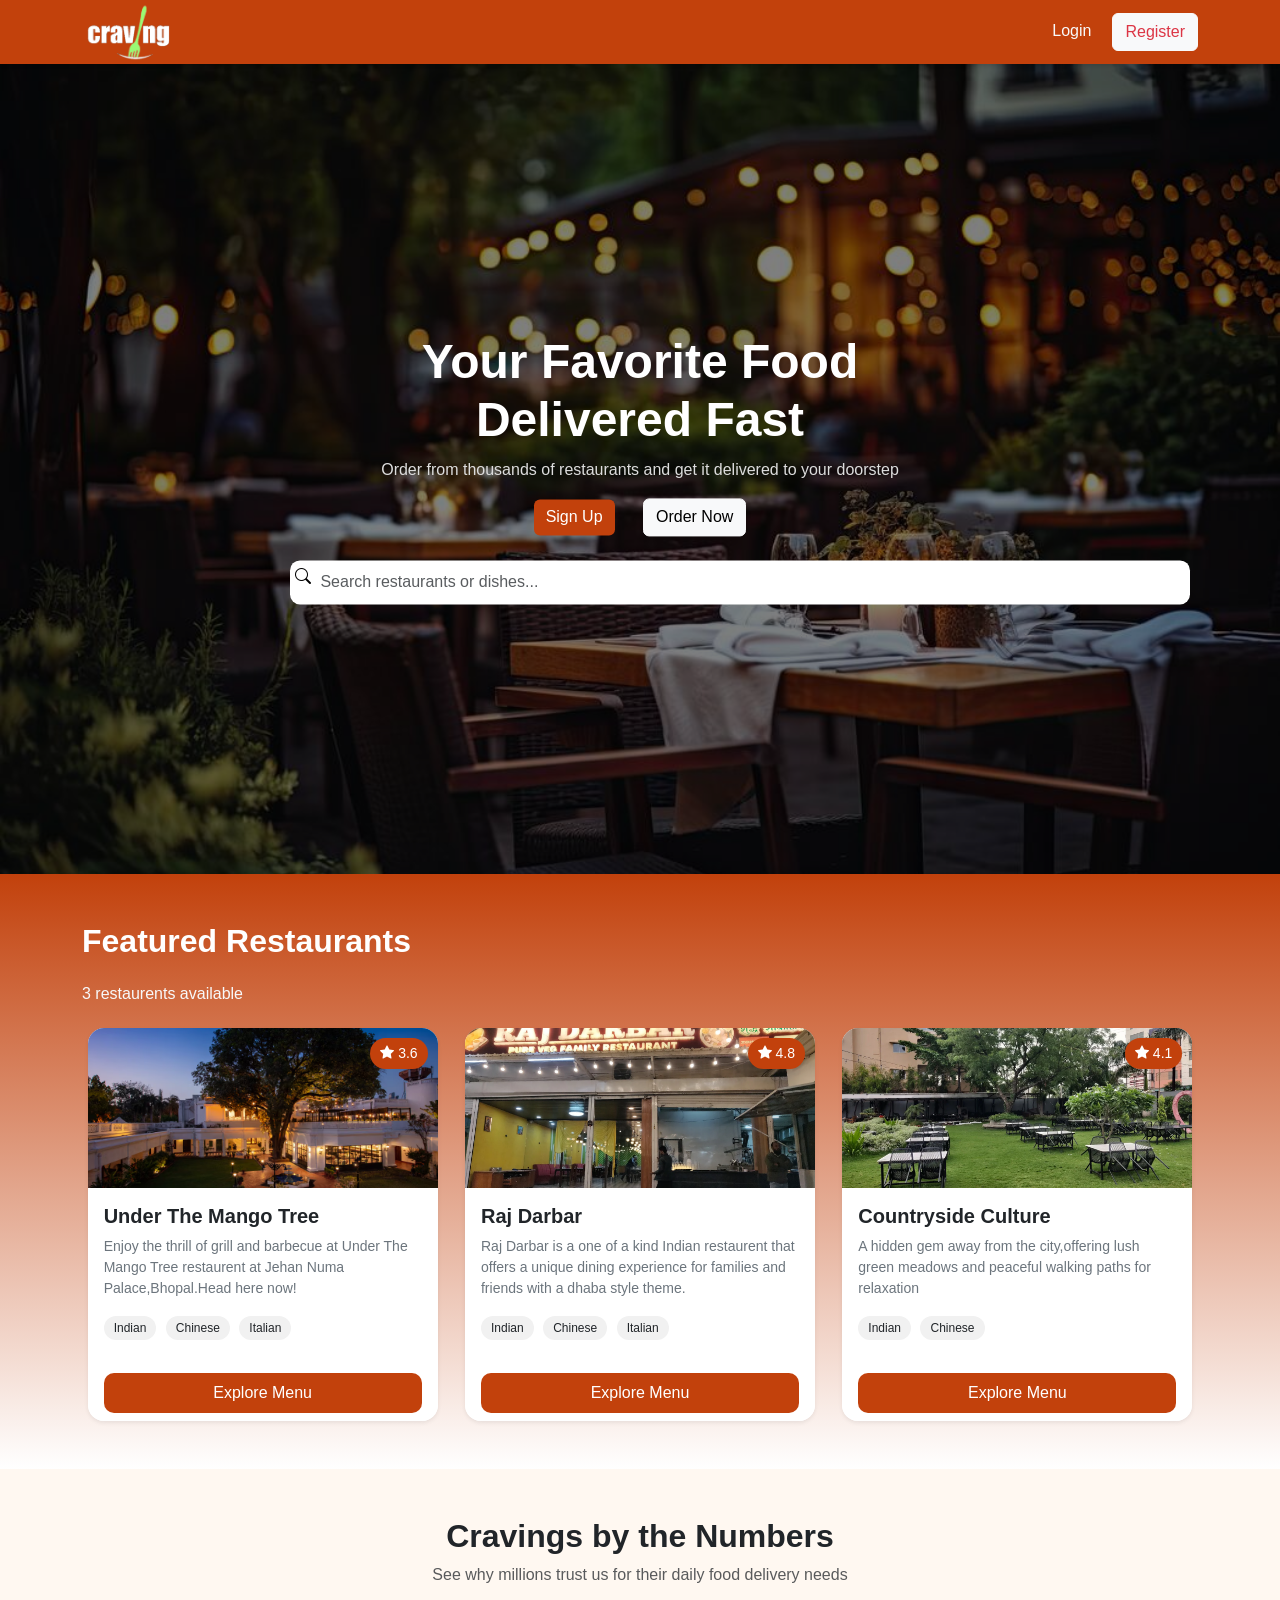
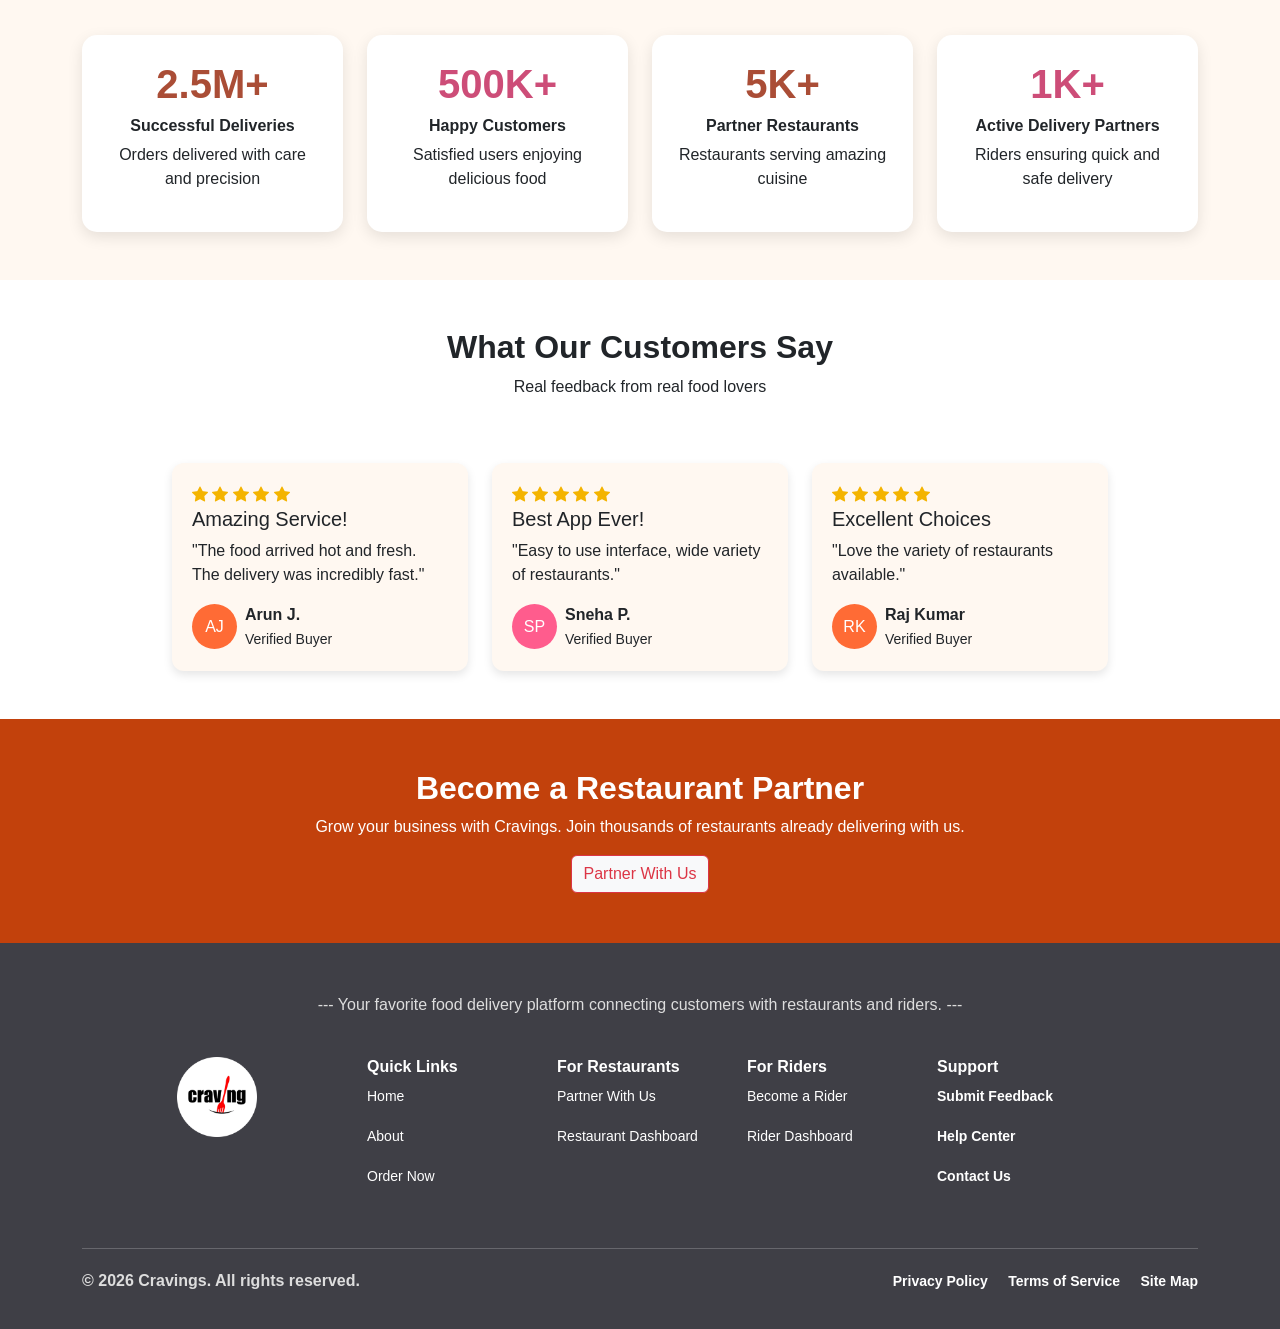
<file: index.html>
<!DOCTYPE html>
<html lang="en">
<head>
    <meta charset="UTF-8">
    <meta name="viewport" content="width=device-width, initial-scale=1.0">
    <title>Cravings</title>

    <!-- Bootstrap -->
    <link href="https://cdn.jsdelivr.net/npm/bootstrap@5.3.8/dist/css/bootstrap.min.css" rel="stylesheet">
    <link rel="stylesheet" href="https://cdn.jsdelivr.net/npm/bootstrap-icons@1.13.1/font/bootstrap-icons.min.css">

    <!-- Your CSS -->
    <link rel="stylesheet" href="style.css">
</head>

<body>
   <header class="navbar-custom sticky-top ">
  
  <div class="container d-flex justify-content-between align-items-center ">

    <!-- Logo -->
    <div class="logo">
      <img src="cravings.png" alt="logo" height="40">
    </div>

    <!-- Buttons -->
    <div class="auth-buttons">
      <a href="login.html"  class="btn btn-outline-light border-0 me-1">
        Login
      </a>

      <a href="register.html" class="btn btn-light text-danger">
        Register
      </a>
    </div>

  </div>

</header>
<section class="hero">
    <img src="nightrestaurent image.jpeg" class="hero-img">
  <div class="overlay"></div>

  <div class="hero-content text-center">
    <h1>Your Favorite Food <br> Delivered Fast</h1>
    <p>Order from thousands of restaurants and get it delivered to your doorstep</p>

    
      <button class="btn btn-orange me-4 ">Sign Up</button>
      <button class="btn btn-light">Order Now</button>
  

    <!-- Search bar -->

    <div class="search-box mt-4 bg-white d-flex">
      <span class="icon"><i class="bi bi-search text-black "></i></span>
      <input type="text" placeholder=" Search restaurants or dishes..." class="form-control">
    </div>
    </div>
</section>


<section class="featured  py-5">
  <div class="container">
    <h2 class="mb-4  text-white"><b>Featured Restaurants</b></h2>
    <h6 class="text-light mb-4">3 restaurents available</h6>

    <div class="row g-3">

        <!-- Card 1 -->
        <div class="col-12 col-md-6 col-lg-4">
            <div class="card h-100 shadow-sm ">
                <img src="1.avif" class="card-img-top">

        <div class="card-body">
             <h5><b>Under The Mango Tree</b></h5>
           <p>Enjoy the thrill of grill and barbecue at Under The Mango Tree restaurent at Jehan Numa Palace,Bhopal.Head here now!</p>
            <div class="tags">
              <span>Indian</span>
              <span>Chinese</span>
              <span>Italian</span>
            </div>
    <p class="rating text-white"><i class="bi bi-star-fill"></i> 3.6 </p>

    </div>

     <div class="card-footer bg-white border-0">
      <button class="explore-btn p-2 w-100">Explore Menu</button>
        </div>
       </div>
        </div>

        <!-- Card 2 -->
        <div class="col-12 col-md-6 col-lg-4">
      <div class="card h-100 shadow-sm">
       <img src="2.webp" class="card-img-top">

        <div class="card-body">
                    <h5 class="card-title"><b>Raj Darbar</b></h5>
                    <p>Raj Darbar is a one of a kind Indian restaurent that offers a unique dining experience for families and friends with a dhaba style theme.</p>
                     <div class="tags">
              <span>Indian</span>
              <span>Chinese</span>
              <span>Italian</span>
            </div>
                    <p class="rating text-white"><i class="bi bi-star-fill"></i> 4.8 </p>
                </div>

                <div class="card-footer bg-white border-0">
                    <button class="explore-btn  p-2 w-100">Explore Menu</button>
                </div>
            </div>
        </div>

        <!-- Card 3 -->
        <div class="col-12 col-md-6 col-lg-4">
            <div class="card h-100 shadow-sm">
                <img src="3.webp" class="card-img-top">

                <div class="card-body">
                    <h5 class="card-title"><b>Countryside Culture</b></h5>
                    <p>A hidden gem away from the city,offering lush green meadows and peaceful walking paths for relaxation</p>
                     <div class="tags">
              <span>Indian</span>
              <span>Chinese</span>
      
            </div>
                    <p  class=" rating text-white"><i class="bi bi-star-fill"></i> 4.1 </p>
                </div>

                <div class="card-footer bg-white border-0">
                    <button class="explore-btn p-2 w-100">Explore Menu</button>
                </div>
            </div>
        </div>

    </div>
    </div>

</section>

    

<!-- card section by k++ -->
<section  id="box2card" class="py-5  text-center ">
  <div class="container ">
    <h2><b>Cravings by the Numbers</b></h2>
    <p class="text-muted mb-5">
      See why millions trust us for their daily food delivery needs
    </p>

    <div id="cardhover" class="row g-4 align-items-center justify-content-center">

      <div class="col-12 col-md-6 col-lg-3">
        <div class="box">
          <h2 class="orange2"><b>2.5M+</b></h2>
          <h6><b>Successful Deliveries</b></h6>
          <p>Orders delivered with care and precision</p>
        </div>
      </div>

      <div class="col-12 col-md-6 col-lg-3">
        <div class="box">
          <h2 class="pink1"><b>500K+</b></h2>
          <h6><b>Happy Customers</b></h6>
          <p>Satisfied users enjoying delicious food</p>
        </div>
      </div>

      <div class="col-12 col-md-6 col-lg-3">
        <div class="box">
          <h2 class="orange2"><b>5K+</b></h2>
          <h6><b>Partner Restaurants</b></h6>
          <p>Restaurants serving amazing cuisine</p>
        </div>
      </div>

      <div class="col-12 col-md-6 col-lg-3">
        <div class="box">
          <h2 class="pink1"><b>1K+</b></h2>
          <h6><b>Active Delivery Partners</b></h6>
          <p>Riders ensuring quick and safe delivery</p>
        </div>
      </div>

    </div>
  </div>
</section>


<!-- Testimonials -->
<section class="testimonial-section py-5">
  <div class="container w-75 d-grid align-items-center justify-content-center">

    <div class="text-center mb-5">
      <h2 class="fw-bold">What Our Customers Say</h2>
      <p>Real feedback from real food lovers</p>
    </div>

    <div  class="row g-4 ">

      <!-- Card 1 -->
      <div class="col-12 col-md-6 col-lg-4">
        <div id="star1" class="testimonial-card">
          <div  class="stars ">
            <i class="bi bi-star-fill "></i>
            <i class="bi bi-star-fill "></i>
            <i class="bi bi-star-fill "></i>
            <i class="bi bi-star-fill "></i>
            <i class="bi bi-star-fill "></i>
          </div>

          <h5>Amazing Service!</h5>
          <p>"The food arrived hot and fresh. The delivery was incredibly fast."</p>

          <div class="d-flex align-items-center mt-3">
            <div class="user-icon orange">AJ</div>
            <div class="ms-2">
              <strong>Arun J.</strong><br>
              <small>Verified Buyer</small>
            </div>
          </div>
        </div>
      </div>

      <!-- Card 2 -->
      <div class="col-md-4">
        <div id="star2" class="testimonial-card">
          <div class="stars">
            <i class="bi bi-star-fill "></i>
            <i class="bi bi-star-fill"></i>
            <i class="bi bi-star-fill"></i>
            <i class="bi bi-star-fill"></i>
            <i class="bi bi-star-fill"></i>
          </div>

          <h5>Best App Ever!</h5>
          <p>"Easy to use interface, wide variety of restaurants."</p>

          <div class="d-flex align-items-center mt-3">
            <div class="user-icon pink">SP</div>
            <div class="ms-2">
              <strong>Sneha P.</strong><br>
              <small>Verified Buyer</small>
            </div>
          </div>
        </div>
      </div>

      <!-- Card 3 -->
      <div class="col-md-4">
        <div id="star3" class="testimonial-card">
          <div class="stars">
        <i class="bi bi-star-fill"></i>
        <i class="bi bi-star-fill"></i>
        <i class="bi bi-star-fill"></i>
        <i class="bi bi-star-fill"></i>
        <i class="bi bi-star-fill"></i>
          </div>

          <h5>Excellent Choices</h5>
          <p>"Love the variety of restaurants available."</p>

          <div class="d-flex align-items-center mt-3">
            <div class="user-icon orange">RK</div>
            <div class="ms-2">
              <strong>Raj Kumar</strong><br>
              <small>Verified Buyer</small>
            </div>
          </div>
        </div>
      </div>

    </div>
  </div>
</section>

<!-- Partner Section -->
<section class="partner-section text-center">
  <h2>Become a Restaurant Partner</h2>
  <p>Grow your business with Cravings. Join thousands of restaurants already delivering with us.</p>
  <button class="btn btn-outline-danger bg-light">Partner With Us</button>

</section>








<footer class="footer">
  <div class="container">

    <div class="row justify-content-center">
         <div class="text-center mb-4">
        <p>--- Your favorite food delivery platform connecting customers with restaurants and riders. ---</p>
      </div>

      <!-- Logo -->
      <div class="col-md-2 mb-4">
        <img src="footer.png" alt="footer-logo" width="80">
      </div>
     

      <!-- Quick Links -->
      <div class="col-md-2 mb-4">
        <h6><b>Quick Links</b></h6>
        <p><a href="index.html">Home</a></p>
        <p><a href="about.html">About</a></p>
        <p><a href="order-now.html">Order Now</a></p>
      </div>

      <!-- Restaurants -->
      <div class="col-md-2 mb-4">
        <h6><b>For Restaurants</b></h6>
        <p><a href="#">Partner With Us</a></p>
        <p><a href="#">Restaurant Dashboard</a></p>
      </div>

      <!-- Riders -->
      <div class="col-md-2 mb-4">
        <h6><b>For Riders</b></h6>
        <p><a href="#">Become a Rider</a></p>
        <p><a href="#">Rider Dashboard</a></p>
      </div>

      <!-- Support -->
      <div class="col-md-2 mb-4">
        <h6><b>Support<b></b></h6>
        <p><a href="#">Submit Feedback</a></p>
        <p><a href="#">Help Center</a></p>
        <p><a href="#">Contact Us</a></p>
      </div>

    </div>

    
    <!-- Divider -->
    <hr class="line">
    

    <!-- Bottom Row -->
    <div class=" footer-link d-flex justify-content-between footer-bottom">
      <p>© 2026 Cravings. All rights reserved.</p>

      <div>
        <a href="privacy-policy.html" class="me-3">Privacy Policy</a>
        <a href="terms-of-service.html" class="me-3">Terms of Service</a>
        <a href="sitemap.html">Site Map</a>
      </div>
    </div>

  </div>
</footer>





<!-- Bootstrap JS -->
<script src="https://cdn.jsdelivr.net/npm/bootstrap@5.3.8/dist/js/bootstrap.bundle.min.js"></script>


</body>
</html>
</file>
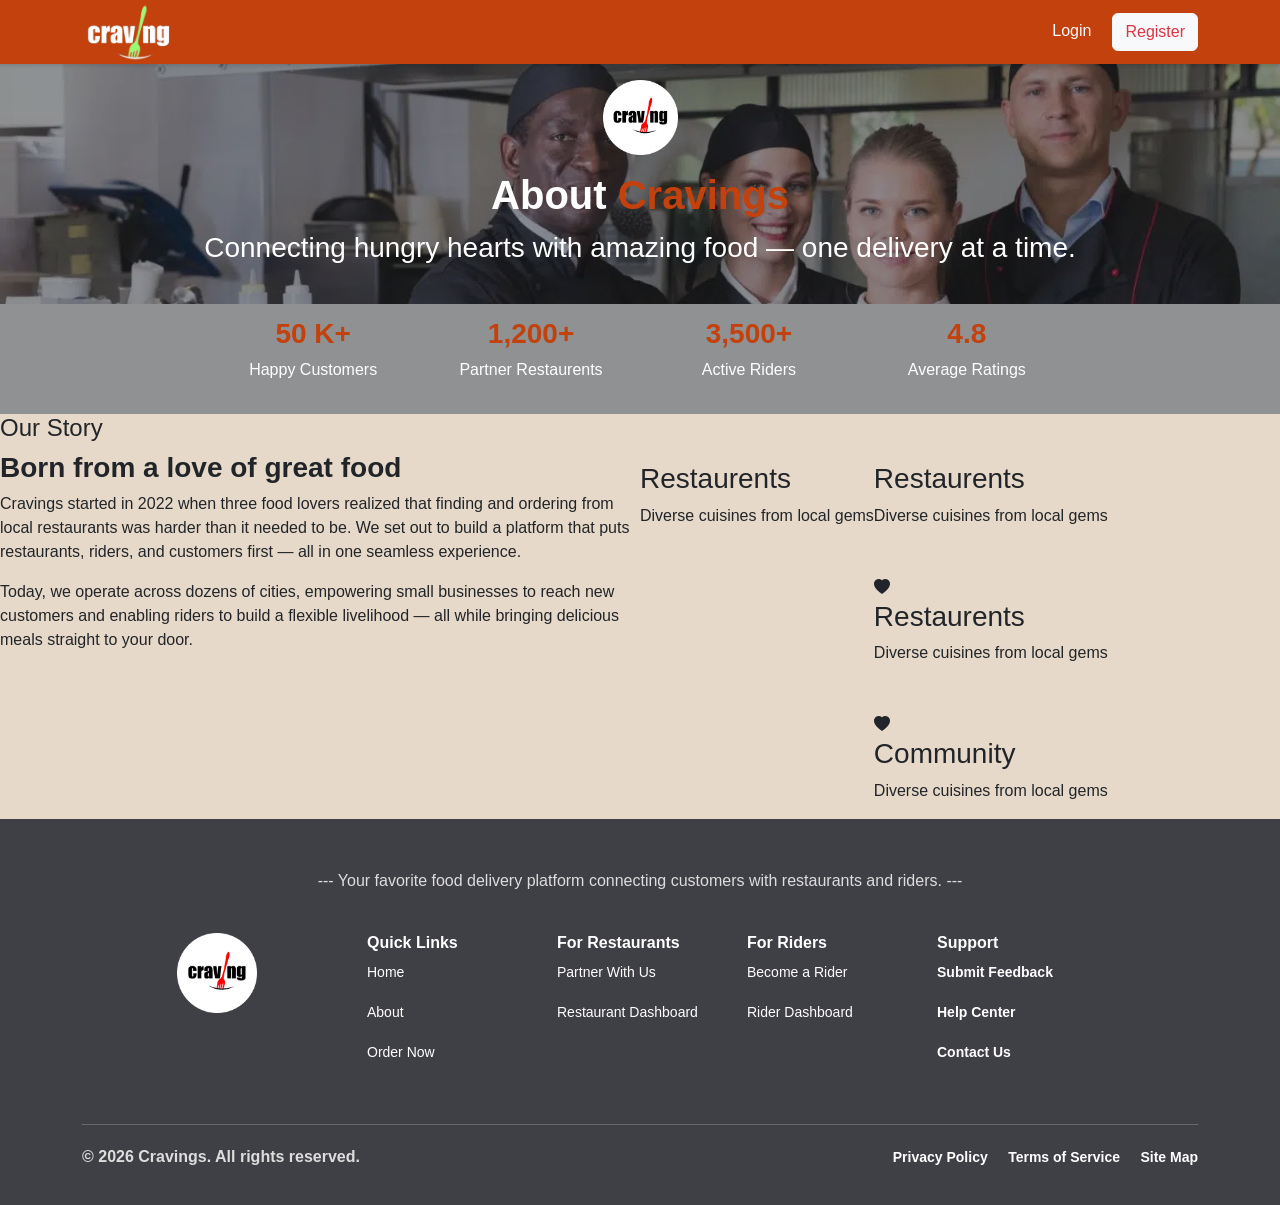
<file: about.html>
<!DOCTYPE html>
<html lang="en">
<head>
    <meta charset="UTF-8">
    <meta name="viewport" content="width=device-width, initial-scale=1.0">
      <title>Cravings</title>

    <!-- Bootstrap -->
    <link href="https://cdn.jsdelivr.net/npm/bootstrap@5.3.8/dist/css/bootstrap.min.css" rel="stylesheet">
    <link rel="stylesheet" href="https://cdn.jsdelivr.net/npm/bootstrap-icons@1.13.1/font/bootstrap-icons.min.css">

    <!-- Your CSS -->
    <link rel="stylesheet" href="style.css">
</head>
<body>
 <header class="navbar-custom sticky-top ">
  
  <div class="container d-flex justify-content-between align-items-center ">

    <!-- Logo -->
    <div class="logo">
      <img src="cravings.png" alt="logo" height="40">
    </div>

    <!-- Buttons -->
    <div class="auth-buttons">
      <a href="login.html"  class="btn btn-outline-light border-0 me-1">
        Login
      </a>

      <a href="register.html" class="btn btn-light text-danger">
        Register
      </a>
    </div>

  </div>

</header>
<section>

<!-- HERO SECTION -->
<div class="d-flex align-items-center justify-content-center text-center text-white"
     style="height:350px;
            background:url('download.png') center/cover no-repeat;
            position:relative;">

    <!-- Overlay (optional) -->
    <div class="position-absolute top-0 start-0 w-100 h-100 bg-dark opacity-50"></div>

    <!-- CONTENT -->
    <div class="position-relative">

        <!-- ICON -->
        <div class=" icon2 d-flex align-items-center justify-content-center mb-3 mx-auto rounded-circle"
             style="width: 100px; ">
            <img src="footer.png" class="imageabout w-75">
        </div>

        <!-- HEADING -->
        <h1 class="fw-bold fs-1">
            About <span class="text">Cravings</span>
        </h1>

        <!-- TEXT -->
        <p class="small fs-3">
            Connecting hungry hearts with amazing food — one delivery at a time.
        </p>

         <div class="  d-flex mt-5 ">
           <div class="col-lg-3 ">
            <div class="card3">
              <h3 class="cardsm"><b>50 K+</b></h3>
              <p>Happy Customers</p>

            </div>

           </div>

          <div class="col-lg-3  ">
            <div class="card3">
              <h3 class="cardsm"><b>1,200+</b></h3>
              <p>Partner Restaurents</p>

            </div>

           </div>

            <div class="col-lg-3 ">
            <div class="card3">
              <h3 class="cardsm"><b>3,500+</b></h3>
              <p>Active Riders</p>

            </div>

           </div>

            <div class="col-lg-3 ">
            <div class="card3">
              <h3 class="cardsm"><b>4.8</b></h3>
              <p>Average Ratings</p>

            </div>

           </div>

    </div>

    </div>

    

</div>

<section>
  <div class=" update d-flex  ">
    <div class="col-lg-6">
      <h4>Our Story</h4>
      <h3><b>Born from a love of great food</b></h3>
      <p>Cravings started in 2022 when three food lovers realized that finding and ordering from local restaurants was harder than it needed to be. 
        We set out to build a platform that puts restaurants, riders, and customers first — all in one seamless experience.</p>
        <p>Today, we operate across dozens of cities, empowering small businesses to reach new customers and enabling riders to build a 
          flexible livelihood — all while bringing delicious meals straight to your door.</p>

    </div>

    <div class="col=lg=6">
      <div class="d-flex">
        <div class="mt-5">
          <i class="bi bi-shop-fill"></i>
            <h3>Restaurents</h3>
            <p>Diverse cuisines from local gems</p>
        </div>
        <div>
            <div class="mt-5">
          <i class="bi bi-shop-fill"></i>
            <h3>Restaurents</h3>
            <p>Diverse cuisines from local gems</p>
        </div>
         <div class="mt-5">
          <i class="bi bi-heart-fill"></i>
            <h3>Restaurents</h3>
            <p>Diverse cuisines from local gems</p>
        </div>
         <div class="mt-5">
          <i class="bi bi-heart-fill"></i>
            <h3>Community</h3>
            <p>Diverse cuisines from local gems</p>
        </div>
        </div>
    </div>
  </div>

  <div >
    <div>
      <div>

      </div>
    </div>
  </div>

  
</section>






<footer class="footer">
  <div class="container">

    <div class="row justify-content-center">
         <div class="text-center mb-4">
        <p>--- Your favorite food delivery platform connecting customers with restaurants and riders. ---</p>
      </div>

      <!-- Logo -->
      <div class="col-md-2 mb-4">
        <img src="footer.png" alt="footer-logo" width="80">
      </div>
     

      <!-- Quick Links -->
      <div class="col-md-2 mb-4">
        <h6><b>Quick Links</b></h6>
        <p><a href="index.html">Home</a></p>
        <p><a href="about.html">About</a></p>
        <p><a href="order-now.html">Order Now</a></p>
      </div>

      <!-- Restaurants -->
      <div class="col-md-2 mb-4">
        <h6><b>For Restaurants</b></h6>
        <p><a href="#">Partner With Us</a></p>
        <p><a href="#">Restaurant Dashboard</a></p>
      </div>

      <!-- Riders -->
      <div class="col-md-2 mb-4">
        <h6><b>For Riders</b></h6>
        <p><a href="#">Become a Rider</a></p>
        <p><a href="#">Rider Dashboard</a></p>
      </div>

      <!-- Support -->
      <div class="col-md-2 mb-4">
        <h6><b>Support<b></b></h6>
        <p><a href="#">Submit Feedback</a></p>
        <p><a href="#">Help Center</a></p>
        <p><a href="#">Contact Us</a></p>
      </div>

    </div>

    
    <!-- Divider -->
    <hr class="line">
    

    <!-- Bottom Row -->
    <div class=" footer-link d-flex justify-content-between footer-bottom">
      <p>© 2026 Cravings. All rights reserved.</p>

      <div>
        <a href="privacy-policy.html" class="me-3">Privacy Policy</a>
        <a href="terms-of-service.html" class="me-3">Terms of Service</a>
        <a href="sitemap.html">Site Map</a>
      </div>
    </div>

  </div>
</footer>








    <!-- Bootstrap JS -->
<script src="https://cdn.jsdelivr.net/npm/bootstrap@5.3.8/dist/js/bootstrap.bundle.min.js"></script>
    
</body>
</html>
</file>
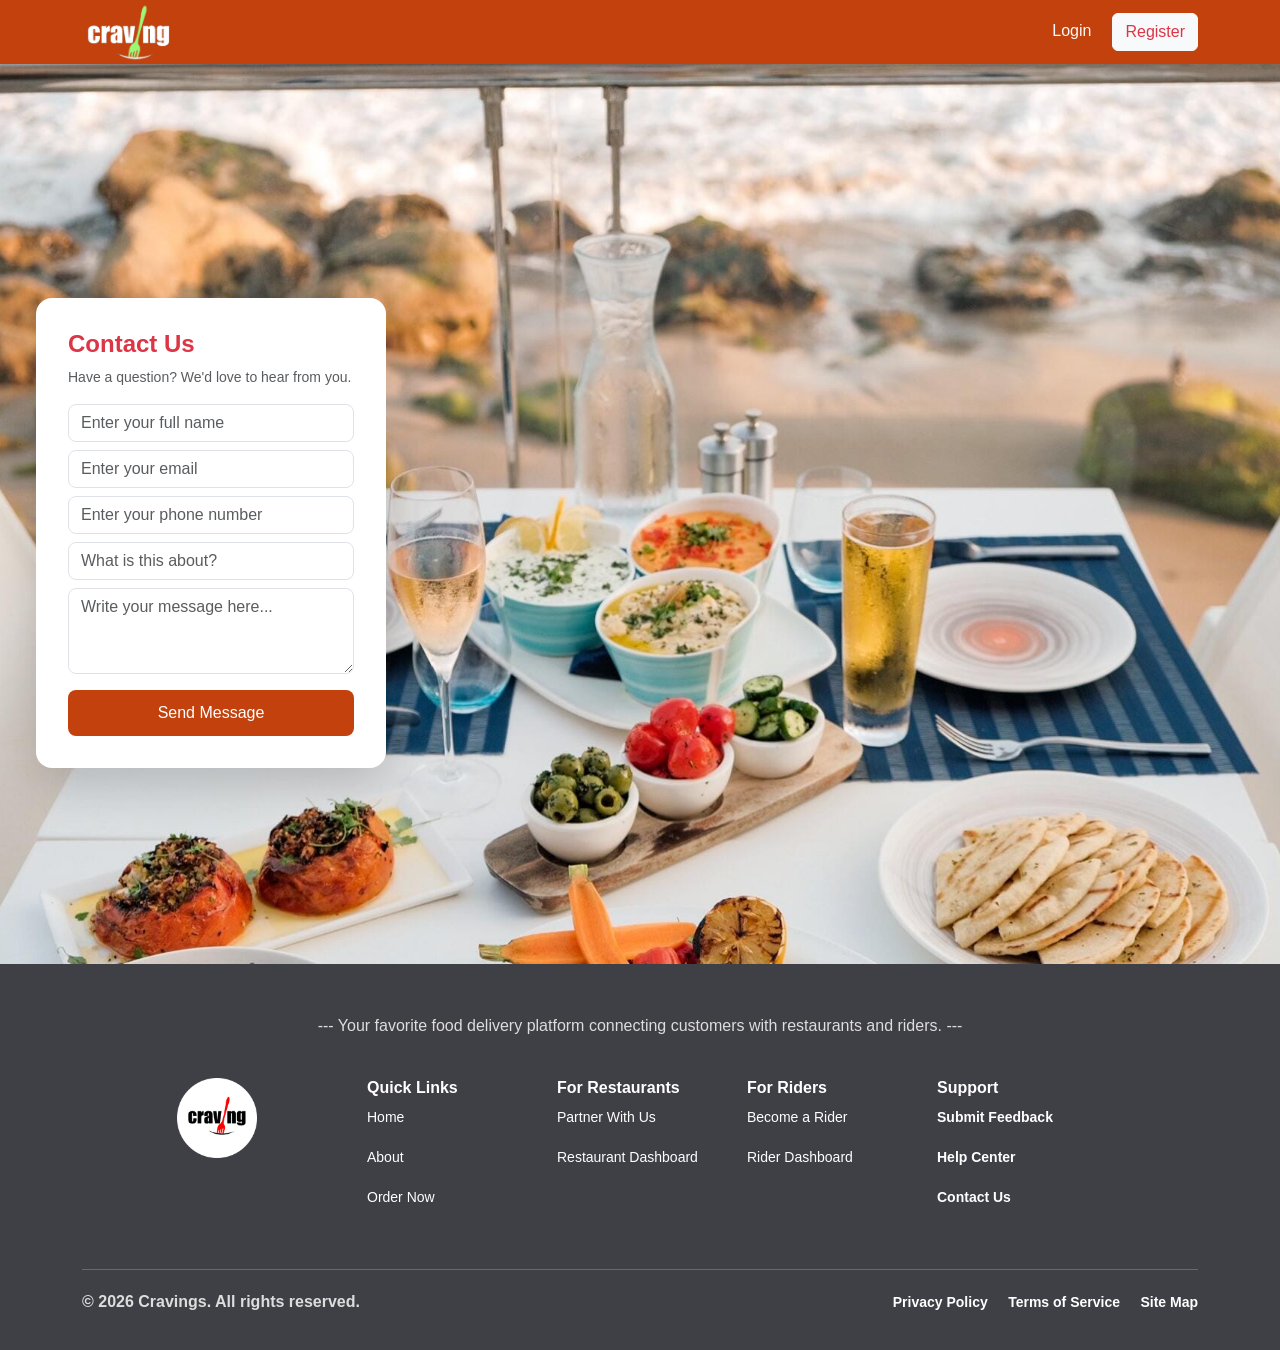
<file: contact.html>
<!DOCTYPE html>
<html lang="en">
<head>
    <meta charset="UTF-8">
    <meta name="viewport" content="width=device-width, initial-scale=1.0">
    <title>Cravings</title>

    <!-- Bootstrap -->
    <link href="https://cdn.jsdelivr.net/npm/bootstrap@5.3.8/dist/css/bootstrap.min.css" rel="stylesheet">
    <link rel="stylesheet" href="https://cdn.jsdelivr.net/npm/bootstrap-icons@1.13.1/font/bootstrap-icons.min.css">

    <!-- Your CSS -->
    <link rel="stylesheet" href="style.css">
</head>
<body>
    <header class="navbar-custom sticky-top ">
  
  <div class="container d-flex justify-content-between align-items-center ">

    <!-- Logo -->
    <div class="logo">
      <img src="cravings.png" alt="logo" height="40">
    </div>

    <!-- Buttons -->
    <div class="auth-buttons">
      <a href="login.html"  class="btn btn-outline-light border-0 me-1">
        Login
      </a>

      <a href="register.html" class="btn btn-light text-danger">
        Register
      </a>
    </div>

  </div>

</header>

<!-- Background Section -->
<div class="position-relative vh-100 ">

  <!-- Background Image -->
  <img src="contactPage.jpg" 
       class="w-100 h-100 object-fit-cover" 
       alt="background">

  <!-- Overlay -->
  <div class="position-absolute top-0 start-0 w-80 h-100 d-flex align-items-center m-4">
    
    <!-- Card -->
    <div class="container w-100">
      <div class="row">
        
        <!-- Responsive column -->
        <div class="col-12 col-md-6 col-lg-4">
          
          <div class="card shadow-lg border-0 rounded-4 p-3">
            <div class="card-body">

              <h4 class="text-danger fw-bold">Contact Us</h4>
              <p class="text-muted small">
                Have a question? We'd love to hear from you.
              </p>

              <form>
                <input type="text" class="form-control mb-2" placeholder="Enter your full name">
                <input type="email" class="form-control mb-2" placeholder="Enter your email">
                <input type="tel" class="form-control mb-2" placeholder="Enter your phone number">
                <input type="text" class="form-control mb-2" placeholder="What is this about?">
                
                <textarea class="form-control mb-3" rows="3" placeholder="Write your message here..."></textarea>

                <button class="btn login-btn w-100">
                  Send Message
                </button>
              </form>

            </div>
          </div>

        </div>
      </div>
    </div>

  </div>
</div>


<footer class="footer">
  <div class="container">

    <div class="row justify-content-center">
         <div class="text-center mb-4">
        <p>--- Your favorite food delivery platform connecting customers with restaurants and riders. ---</p>
      </div>

      <!-- Logo -->
      <div class="col-md-2 mb-4">
        <img src="footer.png" alt="footer-logo" width="80">
      </div>
     

      <!-- Quick Links -->
      <div class="col-md-2 mb-4">
        <h6><b>Quick Links</b></h6>
        <p><a href="index.html">Home</a></p>
        <p><a href="about.html">About</a></p>
        <p><a href="order-now.html">Order Now</a></p>
      </div>

      <!-- Restaurants -->
      <div class="col-md-2 mb-4">
        <h6><b>For Restaurants</b></h6>
        <p><a href="#">Partner With Us</a></p>
        <p><a href="#">Restaurant Dashboard</a></p>
      </div>

      <!-- Riders -->
      <div class="col-md-2 mb-4">
        <h6><b>For Riders</b></h6>
        <p><a href="#">Become a Rider</a></p>
        <p><a href="#">Rider Dashboard</a></p>
      </div>

      <!-- Support -->
      <div class="col-md-2 mb-4">
        <h6><b>Support<b></b></h6>
        <p><a href="#">Submit Feedback</a></p>
        <p><a href="#">Help Center</a></p>
        <p><a href="#">Contact Us</a></p>
      </div>

    </div>

    
    <!-- Divider -->
    <hr class="line">
    

    <!-- Bottom Row -->
    <div class=" footer-link d-flex justify-content-between footer-bottom">
      <p>© 2026 Cravings. All rights reserved.</p>

      <div>
        <a href="privacy-policy.html" class="me-3">Privacy Policy</a>
        <a href="terms-of-service.html" class="me-3">Terms of Service</a>
        <a href="sitemap.html">Site Map</a>
      </div>
    </div>

  </div>
</footer>





<!-- Bootstrap JS -->
<script src="https://cdn.jsdelivr.net/npm/bootstrap@5.3.8/dist/js/bootstrap.bundle.min.js"></script>

</body>
</html>
</file>
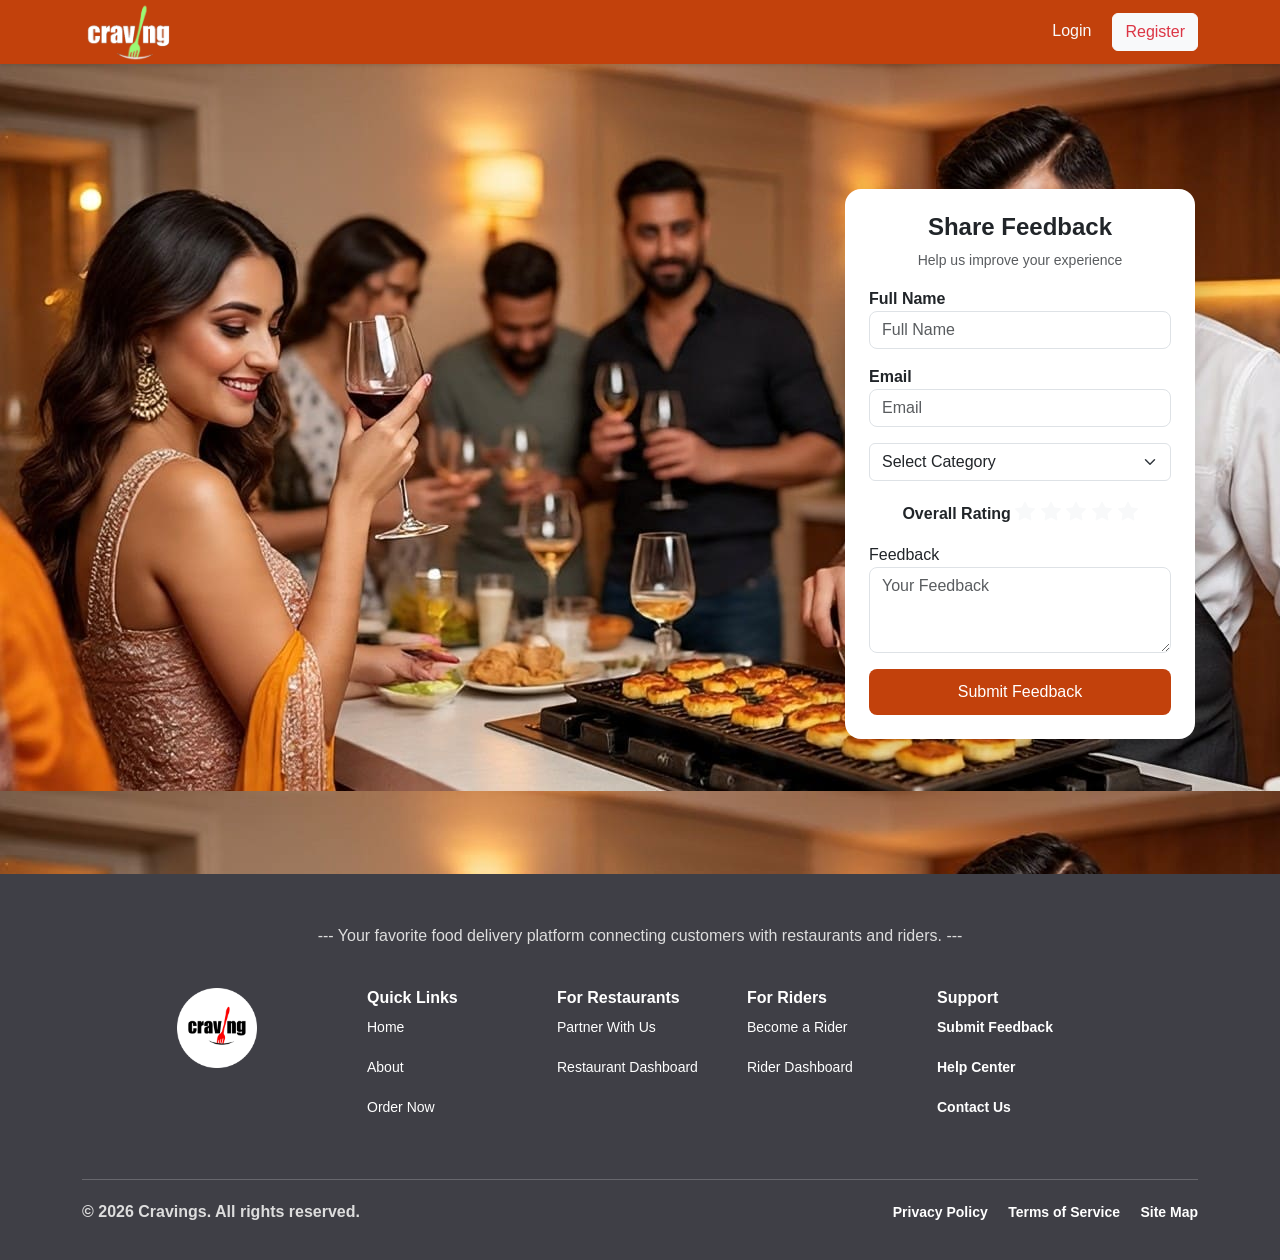
<file: feedback.html>
<!DOCTYPE html>
<html lang="en">
<head>
    <meta charset="UTF-8">
    <meta name="viewport" content="width=device-width, initial-scale=1.0">
      <title>Cravings</title>

    <!-- Bootstrap -->
    <link href="https://cdn.jsdelivr.net/npm/bootstrap@5.3.8/dist/css/bootstrap.min.css" rel="stylesheet">
    <link rel="stylesheet" href="https://cdn.jsdelivr.net/npm/bootstrap-icons@1.13.1/font/bootstrap-icons.min.css">

    <!-- Your CSS -->
    <link rel="stylesheet" href="style.css">
</head>
<body>
    <header class="navbar-custom sticky-top ">
  
  <div class="container d-flex justify-content-between align-items-center ">

    <!-- Logo -->
    <div class="logo">
      <img src="cravings.png" alt="logo" height="40">
    </div>

    <!-- Buttons -->
    <div class="auth-buttons">
      <a href="login.html"  class="btn btn-outline-light border-0 me-1">
        Login
      </a>

      <a href="register.html" class="btn btn-light text-danger">
        Register
      </a>
    </div>

  </div>

</header>
<!-- FEEDBACK HERO SECTION -->
<section class="feedback-hero d-flex align-items-center">
  <div class="container">
    <div class="row justify-content-end">
      
      <!-- FORM CARD -->
      <div class="col-lg-4 col-md-6">
        <div class="card shadow-lg border-0 p-4">
          <h4 class="text-center mb-2  fw-bold">Share Feedback</h4>
          <p class="text-center text-muted small mb-3">
            Help us improve your experience
          </p>

          <form>
            <!-- Name -->
            <div class="mb-3">
              <label><b>Full Name</b></label>
              <input type="text" class="form-control" placeholder="Full Name">
            </div>

            <!-- Email -->
            <div class="mb-3">
              <label><b>Email</b></label>
              <input type="email" class="form-control" placeholder="Email">
            </div>

            <!-- Category -->
            <div class="mb-3">
              <select class="form-select">
            
                <option selected>Select Category</option>
                <option>Food</option>
                <option>Delivery</option>
                <option>Service</option>
              </select>
            </div>

            <!-- Rating -->
            <div class=" ratings mb-3 text-center mx-2">
              <label><b>Overall Rating</b></label>
              <span class=" text-light fs-5">
               <i class="bi bi-star-fill"></i>
               <i class="bi bi-star-fill"></i>
               <i class="bi bi-star-fill"></i>
               <i class="bi bi-star-fill"></i>
               <i class="bi bi-star-fill"></i>
              </span>
            </div>

            <!-- Feedback -->
            <div class="mb-3">
              <label>Feedback</label>
              <textarea class="form-control" rows="3" placeholder="Your Feedback"></textarea>
            </div>

            <!-- Button -->
            <button class="btn login-btn w-100">Submit Feedback</button>
          </form>
        </div>
      </div>

    </div>
  </div>
</section>


<footer class="footer">
  <div class="container">

    <div class="row justify-content-center">
         <div class="text-center mb-4">
        <p>--- Your favorite food delivery platform connecting customers with restaurants and riders. ---</p>
      </div>

      <!-- Logo -->
      <div class="col-md-2 mb-4">
        <img src="footer.png" alt="footer-logo" width="80">
      </div>
     

      <!-- Quick Links -->
      <div class="col-md-2 mb-4">
        <h6><b>Quick Links</b></h6>
        <p><a href="index.html">Home</a></p>
        <p><a href="about.html">About</a></p>
        <p><a href="order-now.html">Order Now</a></p>
      </div>

      <!-- Restaurants -->
      <div class="col-md-2 mb-4">
        <h6><b>For Restaurants</b></h6>
        <p><a href="#">Partner With Us</a></p>
        <p><a href="#">Restaurant Dashboard</a></p>
      </div>

      <!-- Riders -->
      <div class="col-md-2 mb-4">
        <h6><b>For Riders</b></h6>
        <p><a href="#">Become a Rider</a></p>
        <p><a href="#">Rider Dashboard</a></p>
      </div>

      <!-- Support -->
      <div class="col-md-2 mb-4">
        <h6><b>Support<b></b></h6>
        <p><a href="#">Submit Feedback</a></p>
        <p><a href="#">Help Center</a></p>
        <p><a href="#">Contact Us</a></p>
      </div>

    </div>

    
    <!-- Divider -->
    <hr class="line">
    

    <!-- Bottom Row -->
    <div class=" footer-link d-flex justify-content-between footer-bottom">
      <p>© 2026 Cravings. All rights reserved.</p>

      <div>
        <a href="privacy-policy.html" class="me-3">Privacy Policy</a>
        <a href="terms-of-service.html" class="me-3">Terms of Service</a>
        <a href="sitemap.html">Site Map</a>
      </div>
    </div>

  </div>
</footer>





<!-- Bootstrap JS -->
<script src="https://cdn.jsdelivr.net/npm/bootstrap@5.3.8/dist/js/bootstrap.bundle.min.js"></script>


    
</body>
</html>
</file>
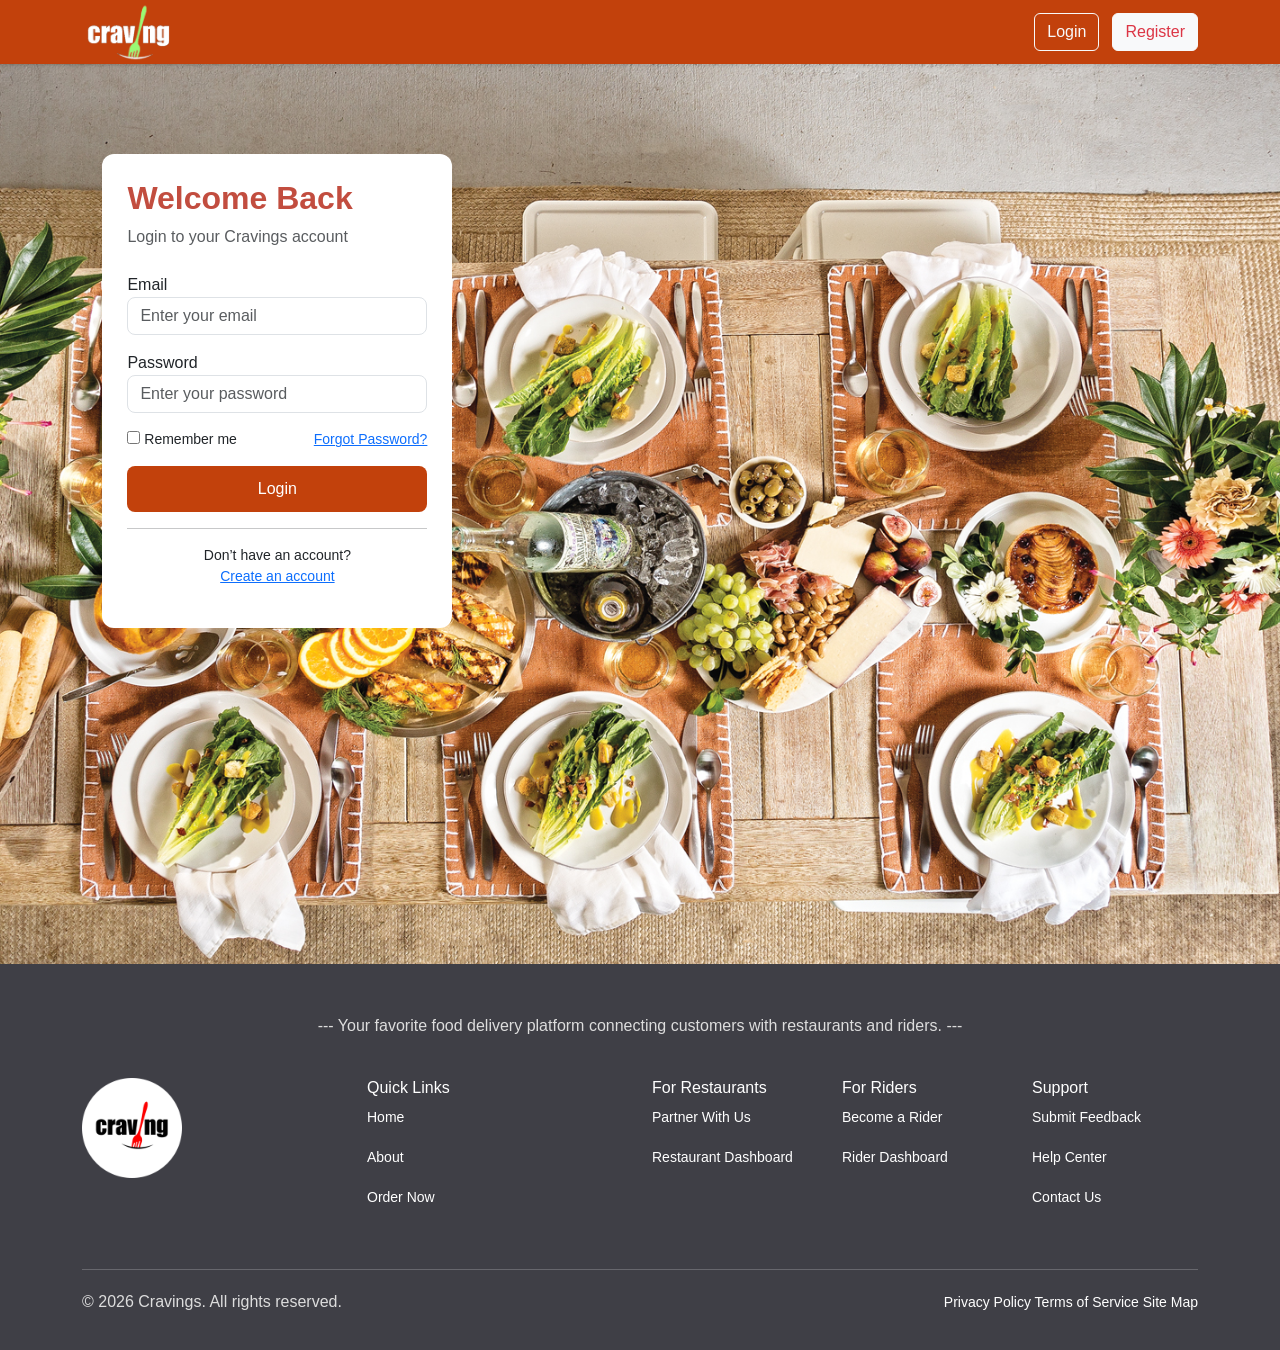
<file: login.html>
<!doctype html>
<html lang="en">
  <head>
    <meta charset="UTF-8" />
    <meta name="viewport" content="width=device-width, initial-scale=1.0" />
    <title>Login</title>

    <!-- Bootstrap -->
    <link
      href="https://cdn.jsdelivr.net/npm/bootstrap@5.3.8/dist/css/bootstrap.min.css"
      rel="stylesheet"
    />

    <!-- Icons -->
    <link
      rel="stylesheet"
      href="https://cdn.jsdelivr.net/npm/bootstrap-icons@1.13.1/font/bootstrap-icons.min.css"
    />

    <!-- Your CSS -->
    <link rel="stylesheet" href="style.css" />
  </head>

  <body>
    <header class="navbar-custom sticky-top">
      <div
        class="container d-flex justify-content-between align-items-center py-2"
      >
        <!-- Logo -->
        <div class="logo">
          <img src="cravings.png" alt="logo" height="40" />
        </div>

        <!-- Buttons -->
        <div class="auth-buttons">
          <a href="login.html" class="btn btn-outline-light me-2"> Login </a>

          <a href="register.html" class="btn btn-light text-danger">
            Register
          </a>
        </div>
      </div>
    </header>
    <div class="top-bar"></div>

    <!-- IMAGE SECTION -->
    <!-- IMAGE SECTION -->
    <div class="image-section  ">
      <!-- Background Image -->
      <img
        src="login.jpg"
        alt="login-image"
        class="w-100 h-100 position-absolute top-0 start-0"
        style="object-fit: cover"
      />

      <!-- LOGIN CARD -->
      <div class="login-card position-relative">
        <h2 id="welcome" ><b>Welcome Back</b></h2>
        <p class="text-muted mb-4">Login to your Cravings account</p>

        <form>
          <div class="mb-3">
            <label>Email</label>
            <input
              type="email"
              class="form-control"
              placeholder="Enter your email"
            />
          </div>

          <div class="mb-3">
            <label>Password</label>
            <input
              type="password"
              class="form-control"
              placeholder="Enter your password"
            />
          </div>

          <div class="d-flex justify-content-between mb-3 small">
            <div><input type="checkbox" /> Remember me</div>
            <a href="#">Forgot Password?</a>
          </div>

          <button class="btn login-btn w-100">Login</button>
        </form>

        <hr />

        <p class="text-center small">
          Don’t have an account?<br />
          <a href="#">Create an account</a>
        </p>
      </div>
    </div>


    <footer class="footer h-auto mt-0">
      <div class="container">
        <div class="row">
          <div class="text-center mb-4">
            <p>
              --- Your favorite food delivery platform connecting customers with
              restaurants and riders. ---
            </p>
          </div>

          <!-- Logo -->
          <div class="col-md-3 mb-4">
            <img src="footer.png" alt="footer-logo" width="100" />
          </div>

          <!-- Quick Links -->
          <div class="col-md-3 mb-4">
            <h6>Quick Links</h6>
            <p><a href="index.html">Home</a></p>
            <p><a href="about.html">About</a></p>
            <p><a href="order-now.html">Order Now</a></p>
          </div>

          <!-- Restaurants -->
          <div class="col-md-2 mb-4">
            <h6>For Restaurants</h6>
            <p><a href="#">Partner With Us</a></p>
            <p><a href="#">Restaurant Dashboard</a></p>
          </div>

          <!-- Riders -->
          <div class="col-md-2 mb-4">
            <h6>For Riders</h6>
            <p><a href="#">Become a Rider</a></p>
            <p><a href="#">Rider Dashboard</a></p>
          </div>

          <!-- Support -->
          <div class="col-md-2 mb-4">
            <h6>Support</h6>
            <p><a href="#">Submit Feedback</a></p>
            <p><a href="#">Help Center</a></p>
            <p><a href="#">Contact Us</a></p>
          </div>
        </div>

        <!-- Divider -->
        <hr />

        <!-- Bottom Row -->
        <div class="d-flex justify-content-between flex-wrap footer-bottom">
          <p>© 2026 Cravings. All rights reserved.</p>

          <div>
            <a href="privacy-policy.html">Privacy Policy <span> </span></a>
            <a href="terms-of-service.html">Terms of Service<span> </span></a>
            <a href="sitemap.html">Site Map <span> </span></a>
          </div>
        </div>
      </div>
    </footer>
  </body>
</html>
</file>
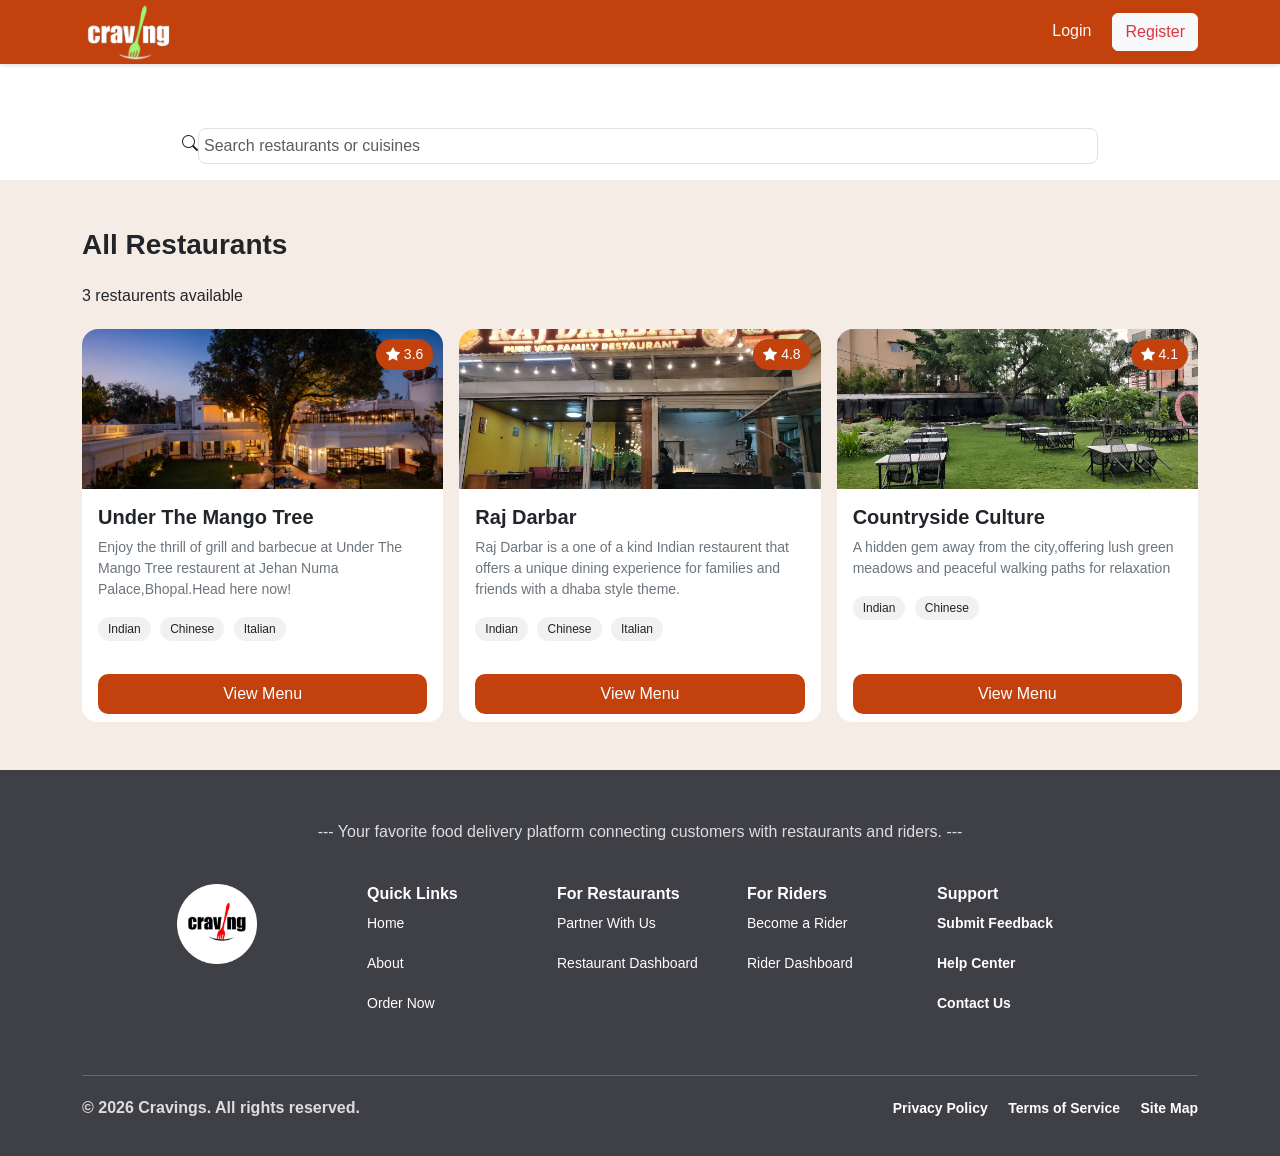
<file: order-now.html>
<!DOCTYPE html>
<html lang="en">
<head>
    <meta charset="UTF-8">
    <meta name="viewport" content="width=device-width, initial-scale=1.0">
     <title>Cravings</title>

    <!-- Bootstrap -->
    <link href="https://cdn.jsdelivr.net/npm/bootstrap@5.3.8/dist/css/bootstrap.min.css" rel="stylesheet">
    <link rel="stylesheet" href="https://cdn.jsdelivr.net/npm/bootstrap-icons@1.13.1/font/bootstrap-icons.min.css">

    <!-- Your CSS -->
    <link rel="stylesheet" href="style.css">
</head>
<body>
    <header class="navbar-custom sticky-top ">
  
  <div class="container d-flex justify-content-between align-items-center ">

    <!-- Logo -->
    <div class="logo">
      <img src="cravings.png" alt="logo" height="40">
    </div>

    <!-- Buttons -->
    <div class="auth-buttons">
      <a href="login.html"  class="btn btn-outline-light border-0 me-1">
        Login
      </a>

      <a href="register.html" class="btn btn-light text-danger">
        Register
      </a>
    </div>

  </div>

</header>
<section>

</section>
<section class="  rounded d-flex justify-content-center  m-3">
   <div class="container mt-5 ">
    <div class="search-wrapper d-flex justify-content-center">
      
      <div class="search-container d-flex">
        <i class="bi bi-search search-icon mt-1"></i>
        <input type="text" 
               class="form-control search-box" 
               placeholder="Search restaurants or cuisines">
      </div>

    </div>
  </div>
</section>


<section class=" restaurent py-5">
  <div class="container">
    <h3 class="mb-4 "><b>All Restaurants</b></h3>
    <h6 class=" mb-4">3 restaurents available</h6>

    <div class="row g-3 ">

        <!-- Card 1 -->
        <div class="col-12 col-md-6 col-lg-4 ">
            <div class="card h-100 shadow-sm1 w-100">
                <img src="1.avif" class="card-img-top">

        <div class="card-body">
             <h5><b>Under The Mango Tree</b></h5>
           <p>Enjoy the thrill of grill and barbecue at Under The Mango Tree restaurent at Jehan Numa Palace,Bhopal.Head here now!</p>
            <div class="tags">
              <span>Indian</span>
              <span>Chinese</span>
              <span>Italian</span>
            </div>
    <p class="rating text-white"><i class="bi bi-star-fill"></i> 3.6 </p>

    </div>

     <div class="card-footer bg-white border-0">
      <button class="explore-btn p-2 w-100">View Menu</button>
        </div>
       </div>
        </div>

        <!-- Card 2 -->
        <div class="col-12 col-md-6 col-lg-4">
      <div class="card h-100 shadow-sm1 w-100">
       <img src="2.webp" class="card-img-top">

        <div class="card-body">
                    <h5 class="card-title"><b>Raj Darbar</b></h5>
                    <p>Raj Darbar is a one of a kind Indian restaurent that offers a unique dining experience for families and friends with a dhaba style theme.</p>
                     <div class="tags">
              <span>Indian</span>
              <span>Chinese</span>
              <span>Italian</span>
            </div>
                    <p class="rating text-white"><i class="bi bi-star-fill"></i> 4.8 </p>
                </div>

                <div class="card-footer bg-white border-0">
                    <button class="explore-btn  p-2 w-100">View Menu</button>
                </div>
            </div>
        </div>

        <!-- Card 3 -->
        <div class="col-12 col-md-6 col-lg-4 ">
            <div class="card h-100 shadow-sm1 w-100">
                <img src="3.webp" class="card-img-top">

                <div class="card-body">
                    <h5 class="card-title"><b>Countryside Culture</b></h5>
                    <p>A hidden gem away from the city,offering lush green meadows and peaceful walking paths for relaxation</p>
                     <div class="tags">
              <span>Indian</span>
              <span>Chinese</span>
      
            </div>
                    <p  class=" rating text-white"><i class="bi bi-star-fill"></i> 4.1 </p>
                </div>

                <div class="card-footer bg-white border-0">
                    <button class="explore-btn p-2 w-100">View Menu</button>
                </div>
            </div>
        </div>

    </div>
    </div>

</section>




    <footer class="footer">
  <div class="container">

    <div class="row justify-content-center">
         <div class="text-center mb-4">
        <p>--- Your favorite food delivery platform connecting customers with restaurants and riders. ---</p>
      </div>

      <!-- Logo -->
      <div class="col-md-2 mb-4">
        <img src="footer.png" alt="footer-logo" width="80">
      </div>
     

      <!-- Quick Links -->
      <div class="col-md-2 mb-4">
        <h6><b>Quick Links</b></h6>
        <p><a href="index.html">Home</a></p>
        <p><a href="about.html">About</a></p>
        <p><a href="order-now.html">Order Now</a></p>
      </div>

      <!-- Restaurants -->
      <div class="col-md-2 mb-4">
        <h6><b>For Restaurants</b></h6>
        <p><a href="#">Partner With Us</a></p>
        <p><a href="#">Restaurant Dashboard</a></p>
      </div>

      <!-- Riders -->
      <div class="col-md-2 mb-4">
        <h6><b>For Riders</b></h6>
        <p><a href="#">Become a Rider</a></p>
        <p><a href="#">Rider Dashboard</a></p>
      </div>

      <!-- Support -->
      <div class="col-md-2 mb-4">
        <h6><b>Support<b></b></h6>
        <p><a href="#">Submit Feedback</a></p>
        <p><a href="#">Help Center</a></p>
        <p><a href="#">Contact Us</a></p>
      </div>

    </div>

    
    <!-- Divider -->
    <hr class="line">
    

    <!-- Bottom Row -->
    <div class=" footer-link d-flex justify-content-between footer-bottom">
      <p>© 2026 Cravings. All rights reserved.</p>

      <div>
        <a href="privacy-policy.html" class="me-3">Privacy Policy</a>
        <a href="terms-of-service.html" class="me-3">Terms of Service</a>
        <a href="sitemap.html">Site Map</a>
      </div>
    </div>

  </div>
</footer>





<!-- Bootstrap JS -->
<script src="https://cdn.jsdelivr.net/npm/bootstrap@5.3.8/dist/js/bootstrap.bundle.min.js"></script>


</body>
</html>
</file>
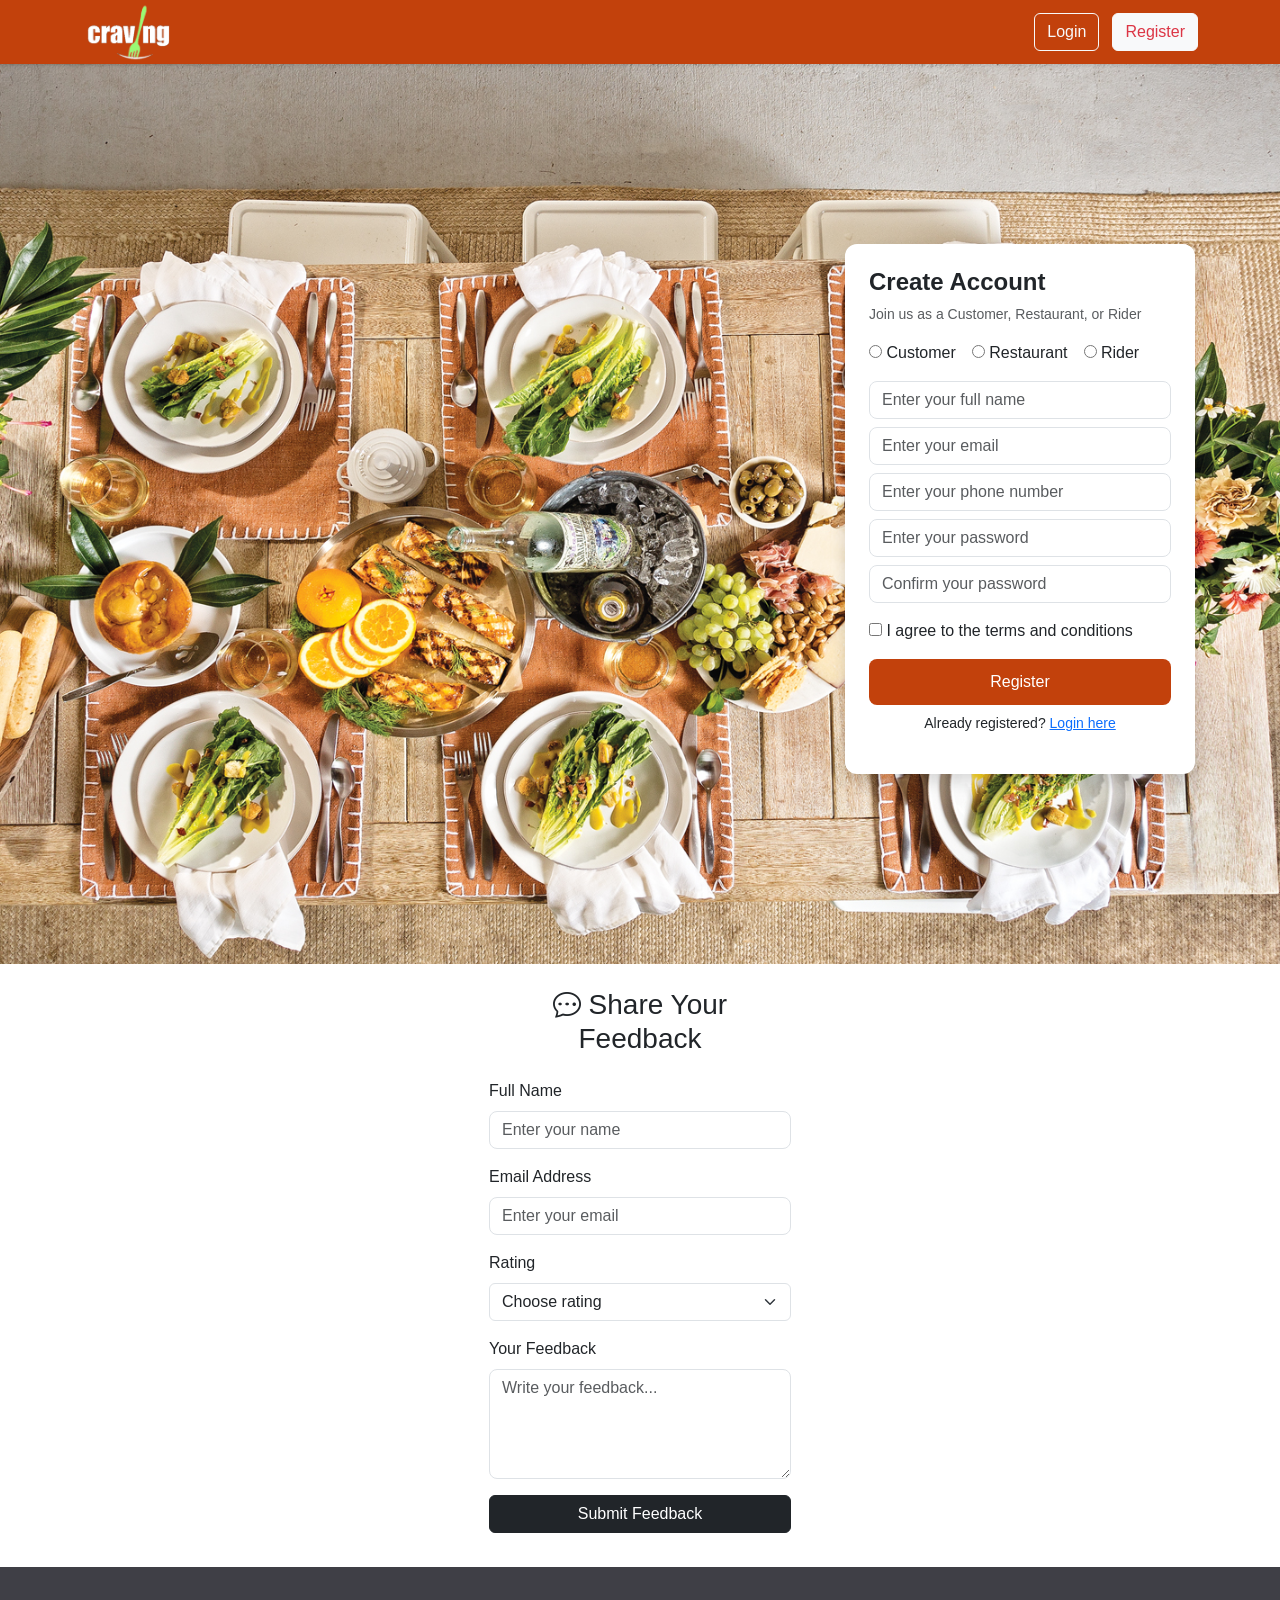
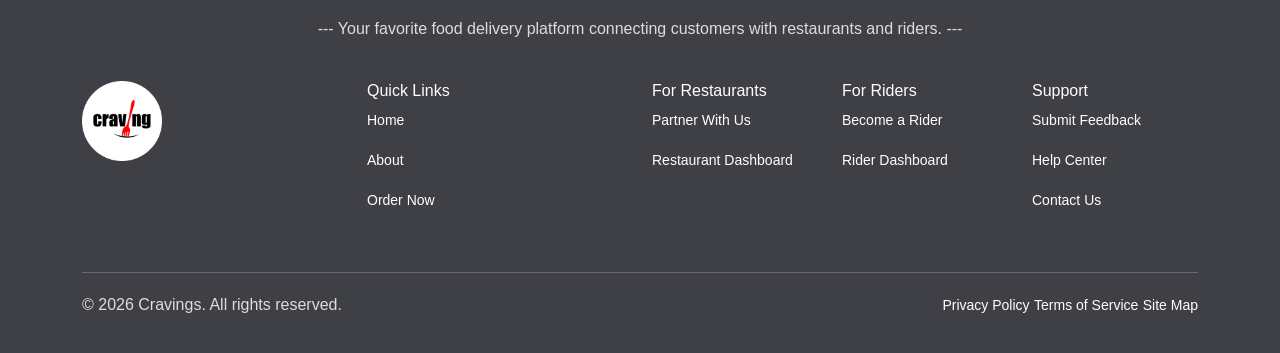
<file: register.html>
<!doctype html>
<html lang="en">
  <head>
    <meta charset="UTF-8" />
    <meta name="viewport" content="width=device-width, initial-scale=1.0" />

    <title>Cravings Register</title>

    <!-- Bootstrap CSS -->
    <link
      href="https://cdn.jsdelivr.net/npm/bootstrap@5.3.8/dist/css/bootstrap.min.css"
      rel="stylesheet"
    />

    <!-- Icons -->
    <link
      rel="stylesheet"
      href="https://cdn.jsdelivr.net/npm/bootstrap-icons@1.13.1/font/bootstrap-icons.min.css"
    />

    <!-- Custom CSS -->
    <link rel="stylesheet" href="style.css" />
  </head>
  <body>
   <header class="navbar-custom sticky-top">
  
  <div class="container d-flex justify-content-between align-items-center py-2">

    <!-- Logo -->
    <div class="logo">
      <img src="cravings.png" alt="logo" height="40">
    </div>

    <!-- Buttons -->
    <div class="auth-buttons">
      <a href="login.html" class="btn btn-outline-light me-2">
        Login
      </a>

      <a href="register.html" class="btn btn-light text-danger">
        Register
      </a>
    </div>

  </div>

</header>

   
         <section class="register-section d-flex align-items-center">

  <div class="container">
    <div class="row justify-content-end right-align">

      <!-- Register Card -->
      <div class="col-md-5 col-lg-4">
        <div class="card register-card p-4 shadow border-0">

          <h4><b>Create Account</b></h4>
          <p class="text-muted small">
            Join us as a Customer, Restaurant, or Rider
          </p>

          <!-- Radio Buttons -->
          <div class="d-flex gap-3 mb-3">
            <label><input type="radio" name="role"> Customer</label>
            <label><input type="radio" name="role"> Restaurant</label>
            <label><input type="radio" name="role"> Rider</label>
          </div>

          <!-- Inputs -->
          <input type="text" class="form-control mb-2" placeholder="Enter your full name">
          <input type="email" class="form-control mb-2" placeholder="Enter your email">
          <input type="text" class="form-control mb-2" placeholder="Enter your phone number">
          <input type="password" class="form-control mb-2" placeholder="Enter your password">
          <input type="password" class="form-control mb-3" placeholder="Confirm your password">

          <!-- Checkbox -->
          <div class="mb-3">
            <input type="checkbox"> I agree to the terms and conditions
          </div>

          <!-- Button -->
          <button class="btn login-btn w-100">Register</button>

          <p class="mt-2 small text-center">
            Already registered? <a href="#">Login here</a>
          </p>

        </div>
      </div>

    </div>
  </div>

</section>

<section class="feedback-section d-flex align-items-center justify-content-center">
  <div class="card feedback-card p-4">

    <h3 class="text-center mb-4">
      <i class="bi bi-chat-dots"></i> Share Your Feedback
    </h3>

    <form>
      
      <!-- Name -->
      <div class="mb-3">
        <label class="form-label">Full Name</label>
        <input type="text" class="form-control" placeholder="Enter your name">
      </div>

      <!-- Email -->
      <div class="mb-3">
        <label class="form-label">Email Address</label>
        <input type="email" class="form-control" placeholder="Enter your email">
      </div>

      <!-- Rating -->
      <div class="mb-3">
        <label class="form-label">Rating</label>
        <select class="form-select">
          <option selected disabled>Choose rating</option>
          <option>⭐ 1 - Poor</option>
          <option>⭐ 2 - Fair</option>
          <option>⭐ 3 - Good</option>
          <option>⭐ 4 - Very Good</option>
          <option>⭐ 5 - Excellent</option>
        </select>
      </div>

      <!-- Message -->
      <div class="mb-3">
        <label class="form-label">Your Feedback</label>
        <textarea class="form-control" rows="4" placeholder="Write your feedback..."></textarea>
      </div>

      <!-- Submit -->
      <button type="submit" class="btn btn-dark w-100 btn-custom">
        Submit Feedback
      </button>

    </form>

  </div>
</section>


    <footer class="footer">
  <div class="container">

    <div class="row">
         <div class="text-center mb-4">
        <p>--- Your favorite food delivery platform connecting customers with restaurants and riders. ---</p>
      </div>

      <!-- Logo -->
      <div class="col-md-3 mb-4">
        <img src="footer.png" alt="footer-logo" width="80">
      </div>
     

      <!-- Quick Links -->
      <div class="col-md-3 mb-4">
        <h6>Quick Links</h6>
        <p><a href="index.html">Home</a></p>
        <p><a href="about.html">About</a></p>
        <p><a href="order-now.html">Order Now</a></p>
      </div>

      <!-- Restaurants -->
      <div class="col-md-2 mb-4">
        <h6>For Restaurants</h6>
        <p><a href="#">Partner With Us</a></p>
        <p><a href="#">Restaurant Dashboard</a></p>
      </div>

      <!-- Riders -->
      <div class="col-md-2 mb-4">
        <h6>For Riders</h6>
        <p><a href="#">Become a Rider</a></p>
        <p><a href="#">Rider Dashboard</a></p>
      </div>

      <!-- Support -->
      <div class="col-md-2 mb-4">
        <h6>Support</h6>
        <p><a href="#">Submit Feedback</a></p>
        <p><a href="#">Help Center</a></p>
        <p><a href="#">Contact Us</a></p>
      </div>

    </div>

    <!-- Divider -->
    <hr>

    <!-- Bottom Row -->
    <div class="d-flex justify-content-between flex-wrap footer-bottom">
      <p>© 2026 Cravings. All rights reserved.</p>

      <div>
        <a href="privacy-policy.html">Privacy Policy</a>
        <a href="terms-of-service.html">Terms of Service</a>
        <a href="sitemap.html">Site Map</a>
      </div>
    </div>

  </div>
</footer>

    <script src="https://cdn.jsdelivr.net/npm/bootstrap@5.3.8/dist/js/bootstrap.bundle.min.js"></script>
  </body>
</html>
</file>
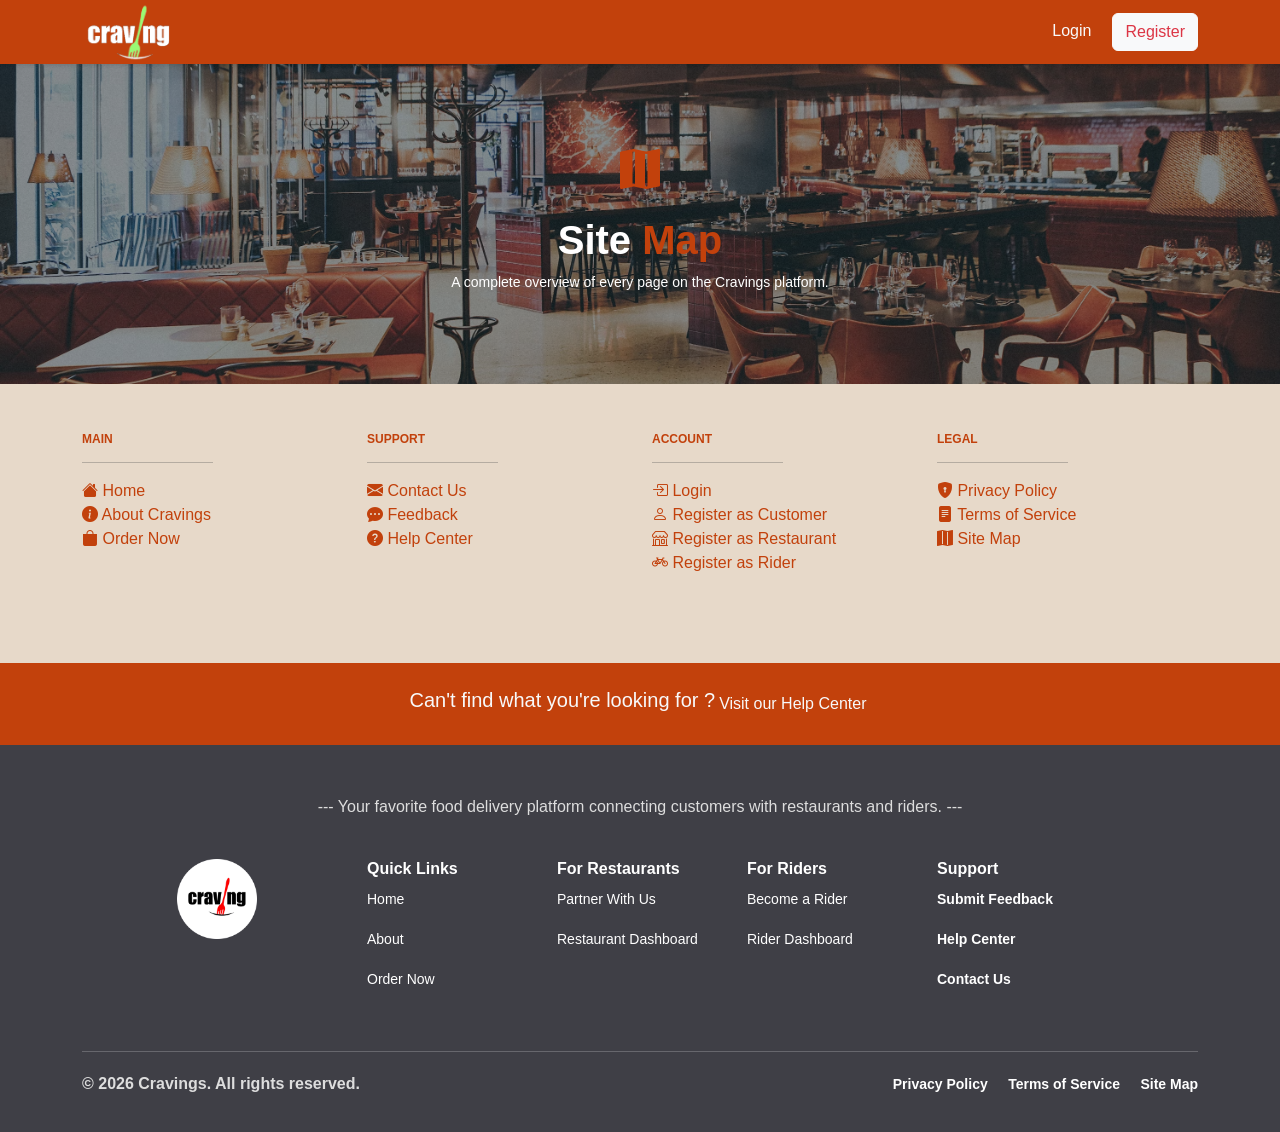
<file: sitemap.html>
<!DOCTYPE html>
<html lang="en">
<head>
    <meta charset="UTF-8">
    <meta name="viewport" content="width=device-width, initial-scale=1.0">
     <title>Cravings</title>

    <!-- Bootstrap -->
    <link href="https://cdn.jsdelivr.net/npm/bootstrap@5.3.8/dist/css/bootstrap.min.css" rel="stylesheet">
    <link rel="stylesheet" href="https://cdn.jsdelivr.net/npm/bootstrap-icons@1.13.1/font/bootstrap-icons.min.css">

    <!-- Your CSS -->
    <link rel="stylesheet" href="style.css">
</head>
<body>
    <header class="navbar-custom sticky-top ">
  
  <div class="container d-flex justify-content-between align-items-center ">

    <!-- Logo -->
    <div class="logo">
      <img src="cravings.png" alt="logo" height="40">
    </div>

    <!-- Buttons -->
    <div class="auth-buttons">
      <a href="login.html"  class="btn btn-outline-light border-0 me-1">
        Login
      </a>

      <a href="register.html" class="btn btn-light text-danger">
        Register
      </a>
    </div>

  </div>

</header>
<section>

<!-- HERO SECTION -->
<div class="d-flex align-items-center justify-content-center text-center text-white"
     style="height:320px;
            background:url('restaurent.avif') center/cover no-repeat;
            position:relative;">

    <!-- Overlay (optional) -->
    <div class="position-absolute top-0 start-0 w-100 h-100 bg-dark opacity-50"></div>

    <!-- CONTENT -->
    <div class="position-relative">

        <!-- ICON -->
        <div class=" icon2 d-flex align-items-center justify-content-center mb-3 mx-auto rounded-circle"
             style="width: 100px; ">
            <i class="bi bi-map-fill fs-1"></i>
        </div>

        <!-- HEADING -->
        <h1 class="fw-bold">
            Site <span class="text">Map</span>
        </h1>

        <!-- TEXT -->
        <p class="small">
            A complete overview of every page on the Cravings platform.
        </p>

    </div>

</div>
<!-- CONTENT -->
<div class="sitemap-content py-5">
    <div class="container">

        <div class="row">

            <!-- MAIN -->
            <div class="col-12 col-sm-6 col-lg-3 mb-4">
                <h6 class="section-title"><b>MAIN</b></h6><hr class="w-50">
                <ul class="list-unstyled sitemap-list">
                    <li><i class="bi bi-house-fill"></i> Home</li>
                    <li><i class="bi bi-info-circle-fill"></i> About Cravings</li>
                    <li><i class="bi bi-bag-fill"></i> Order Now</li>
                </ul>
            </div>

            <!-- SUPPORT -->
            <div class="col-12 col-sm-6 col-lg-3 mb-4">
                <h6 class="section-title"><b>SUPPORT</b></h6><hr class="w-50">
                <ul class="list-unstyled sitemap-list">
                    <li><i class="bi bi-envelope-fill"></i> Contact Us</li>
                    <li><i class="bi bi-chat-dots-fill"></i> Feedback</li>
                    <li><i class="bi bi-question-circle-fill"></i> Help Center</li>
                </ul>
            </div>

            <!-- ACCOUNT -->
            <div class="col-12 col-sm-6 col-lg-3 mb-4">
                <h6 class="section-title "><b>ACCOUNT</b></h6><hr class="w-50">
                <ul class="list-unstyled sitemap-list">
                    <li><i class="bi bi-box-arrow-in-right "></i> Login</li>
                    <li><i class="bi bi-person"></i> Register as Customer</li>
                    <li><i class="bi bi-shop"></i> Register as Restaurant</li>
                    <li><i class="bi bi-bicycle"></i> Register as Rider</li>
                </ul>
            </div>

            <!-- LEGAL -->
            <div class="col-12 col-sm-6 col-lg-3 mb-4">
                <h6 class="section-title"><b>LEGAL</b></h6><hr class="w-50">
                <ul class="list-unstyled sitemap-list">
                    <li ><i class="bi bi-shield-lock-fill"></i> Privacy Policy</li>
                    <li><i class="bi bi-file-text-fill"></i> Terms of Service</li>
                    <li><i class="bi bi-map-fill"></i> Site Map</li>
                </ul>
            </div>

        </div>

    </div>
</div>

</section>

<section class="partner-section1 text-center d-flex justify-content-center text-light  ">
  <h4 class="fs-5">Can't find what you're looking for ?</h4>
  <a href="#" class="visit text-light fs-6 m-1">Visit our Help Center</a>

</section>



<footer class="footer">
  <div class="container">

    <div class="row justify-content-center">
         <div class="text-center mb-4">
        <p>--- Your favorite food delivery platform connecting customers with restaurants and riders. ---</p>
      </div>

      <!-- Logo -->
      <div class="col-md-2 mb-4">
        <img src="footer.png" alt="footer-logo" width="80">
      </div>
     

      <!-- Quick Links -->
      <div class="col-md-2 mb-4">
        <h6><b>Quick Links</b></h6>
        <p><a href="index.html">Home</a></p>
        <p><a href="about.html">About</a></p>
        <p><a href="order-now.html">Order Now</a></p>
      </div>

      <!-- Restaurants -->
      <div class="col-md-2 mb-4">
        <h6><b>For Restaurants</b></h6>
        <p><a href="#">Partner With Us</a></p>
        <p><a href="#">Restaurant Dashboard</a></p>
      </div>

      <!-- Riders -->
      <div class="col-md-2 mb-4">
        <h6><b>For Riders</b></h6>
        <p><a href="#">Become a Rider</a></p>
        <p><a href="#">Rider Dashboard</a></p>
      </div>

      <!-- Support -->
      <div class="col-md-2 mb-4">
        <h6><b>Support<b></b></h6>
        <p><a href="#">Submit Feedback</a></p>
        <p><a href="#">Help Center</a></p>
        <p><a href="#">Contact Us</a></p>
      </div>

    </div>

    
    <!-- Divider -->
    <hr class="line">
    

    <!-- Bottom Row -->
    <div class=" footer-link d-flex justify-content-between footer-bottom">
      <p>© 2026 Cravings. All rights reserved.</p>

      <div>
        <a href="privacy-policy.html" class="me-3">Privacy Policy</a>
        <a href="terms-of-service.html" class="me-3">Terms of Service</a>
        <a href="sitemap.html">Site Map</a>
      </div>
    </div>

  </div>
</footer>

<!-- Bootstrap JS -->
<script src="https://cdn.jsdelivr.net/npm/bootstrap@5.3.8/dist/js/bootstrap.bundle.min.js"></script>
    
</body>
</html>
</file>
<file: style.css>
/* Navbar */
:root {
  --color-primary: #c2410c; /* Brand orange-red */
  --color-primary-content: #ffffff; /* Text on primary background */
  --color-secondary: #6b7280; /* Muted gray text */
  --color-neutral: #3f3f46; /* Dark sections (footer, bars) */
  --color-neutral-content: #f4f4f5; /* Text on dark backgrounds */
  --color-base-100: #fff8f1; /* Warm white page background */
  --color-base-200: #f5ede5; /* Slightly darker warm white */
  --color-base-300: #e7d9c9; /* Borders and dividers */
  --color-base-content: #2d1b10; /* Default dark text */
  --color-error: #ef4444; /* Red for error states */
  --color-success: #22c55e; /* Green for success states */
}

* {
  margin: 0;
  padding: 0;
  font-family: "Inter", sans-serif;

}
.navbar-custom {
  display: flex;
  padding: 10px 40px;
  background: var(--color-primary);
  box-shadow: 0 2px 3px rgba(0, 0, 0, 0.1);
  height: 64px;
}

.logo img {
  margin-right: 40px;
  height: 60px;
}
#logoImagew {
  height: 56px;
}
.auth-buttons {
  display: flex;
  gap:5px;
}
#box2card {
  background: #fff8f1;
}
#cardhover {
  div {
    div {
      transition:
        transform 0.3s ease,
        box-shadow 0.3s ease;
      cursor: pointer;
    }
    div:hover {
      transform: scale(1.01); /* slight zoom */
      box-shadow: 0 10px 25px rgba(0, 0, 0, 0.2);
    }
  }
}
/* #starcard {
  div {
    div {
      background: #fff8f1;
    }
  }
} */
#star1,
#star2,
#star3 {
  background: #fff8f1;
  transition:
    transform 0.3s ease,
    box-shadow 0.3s ease;
  cursor: pointer;
}

#star1:hover,
#star2:hover,
#star3:hover {
  transform: scale(1.01); 
  box-shadow: 0 10px 25px rgba(0, 0, 0, 0.2);
}

/* ===================== HERO SECTION ===================== */
.hero {
  position: relative;
  height: 90vh;
  overflow: hidden;
  display: flex;
  align-items: center;
  justify-content: center;
}

.hero-img {
  width: 100%;
  height: 100%;
  object-fit: cover;
}

/* overlay */
.overlay {
  position: absolute;
  width: 100%;
  height: 100%;
  background: rgba(0, 0, 0, 0.5);
}

/* content */
.hero-content {
  position: absolute;
  top: 50%;
  left: 50%;
  transform: translate(-50%, -50%);
  color: white;
  text-align: center;
  max-width: 700px;
}

.hero-content h1 {
  font-size: 3rem;
  font-weight: bold;
}

.hero-content p {
  margin-top: 10px;
  color: #ddd;
}

/* buttons */
.btn-orange {
  background-color: var(--color-primary);
  color: white;
  border: none;
}

.btn-orange:hover {
  background-color: #e55a00;
}

/* search */
.search-box {
  width: 100vh;
  border-radius: 10px;
  padding: 5px;
}

.search-box input {
  border: none;
  padding: 5px;
}

/* ===================== FEATURED SECTION ===================== */
.featured {
  background:linear-gradient(180deg, var(--color-primary), var(--color-primary-content)); /* base-200 */
}

/* cards */
.card {
  border: none;
  border-radius: 16px;
  overflow: hidden;
  width:350px;
  transition: 0.3s ease;
  margin:auto;
}

.card:hover {
  transform: translateY(-6px);
}

/* image wrapper */
.card-img-wrapper {
  position: relative;
}

.card-img-top {
  height: 200px;
  width: 100%;
  object-fit: cover;
}

/* rating on image */
.rating {
  position: absolute;
  top: 10px;
  right: 10px;
  background: var(--color-primary);
  color: white;
  padding: 5px 10px;
  border-radius: 20px;
  font-size: 13px;
}

/* content */
.card-body h5 {
  font-weight: 600;
}

.card-body p {
  font-size: 14px;
  color: #6c757d;
}

/* tags */
.tags span {
  background: #f1f1f1;
  padding: 5px 10px;
  border-radius: 20px;
  margin-right: 5px;
  font-size: 12px;
}

/* button */
.explore-btn {
  background: var(--color-primary);
  color: white;
  border: none;
  border-radius: 10px;
  padding: 10px;
  transition: 0.3s;
}

.explore-btn:hover {
  background: #e55a00;
}

/* ===================== NUMBERS SECTION ===================== */
.box {
  background: white;
  padding: 25px;
  border-radius: 15px;
  box-shadow: 0 5px 15px rgba(0, 0, 0, 0.1);
}

.orange2 {
  color: #aa4d36;
  font-size: 40px;
}

.pink1 {
  color: #cd4d78;
  font-size: 40px;
}

/* ===================== TESTIMONIAL ===================== */
.testimonial-card {
  background: #fff;
  padding: 20px;
  border-radius: 12px;
  box-shadow: 0 4px 10px rgba(0, 0, 0, 0.1);
  height: 100%;
}

.stars {
  color: #f4b400;
}

/* user */
.user-icon {
  width: 45px;
  height: 45px;
  border-radius: 50%;
  display: flex;
  align-items: center;
  justify-content: center;
  color: #fff;
}

.orange {
  background-color: #ff6b35;
}

.pink {
  background-color: #ff5c8d;
}

/* ===================== PARTNER ===================== */
.partner-section {
  background: var(--color-primary);
  color: #fff;
  padding: 50px 20px;
}

.partner-section h2 {
  font-weight: bold;
}

/* ===================== FOOTER ===================== */
.footer {
  background-color: var(--color-neutral);
  color: #ddd;
  padding: 50px 0 20px;
}

.footer h6 {
  color: #fff;
}

.footer a {
  color: #fff;
  text-decoration: none;
  font-size: 14px;
}

.footer a:hover {
  color: var(--color-primary);
}

.footer hr {
  margin: 20px 0;
}


/* ===================== RESPONSIVE ===================== */
@media (max-width: 768px) {
  .hero-content h1 {
    font-size: 2rem;
  }

  .search-box {
    width: 90%;
  }
}
.card-img-top {
    width: 100%;
    height: 160px;
    object-fit: cover;
}
.card {
    margin-bottom: 10px;
}


/* Mobile adjustments */
@media (max-width: 576px) {
    .card-img-top {
        height: 150px;
    }

    .card-body p {
        font-size: 13px;
    }

    .explore-btn {
        font-size: 13px;
        padding: 6px;

    }
    .card {
        max-width: 95%;
        margin: auto;
      }
      .tags {
    display: flex;
    flex-wrap: wrap;
    gap: 5px;
}

.tags span {
    font-size: 12px;
    padding: 2px 6px;
    background: #eee;
    border-radius: 5px;
}
}


@media (max-width: 576px) {
    .box {
        padding: 15px;
    }

    .box h2 {
        font-size: 24px;
    }

    .box h6 {
        font-size: 14px;
    }

    .box p {
        font-size: 13px;
    }
}

@media(max-width:576px)
{

}
/*=======================login section ==================*/
#formbox {
  color: #c2410c;
}

.form-control:focus {
  border-color: #c2410c; /* border color */
  box-shadow: 0 0 0 0.1rem rgba(255, 38, 38,1); /* glow effect */
}
.image-section{
   position: relative;
    height: 100vh;   /* FULL screen height */
    overflow: hidden;
}
.image-section img {
    width: 100%;
    height: 100vh;
    object-fit: cover;
    display: block;
}
/* LOGIN CARD ON IMAGE */
.login-card {
  position: absolute;
  left: 8%;
  top: 10%;
   width: 350px;
  padding: 25px;


  background: white;
  border-radius: 12px;
}

/* Inputs */
.form-control {
  border-radius: 8px;
}

/* Button */
.login-btn {
  background: var(--color-primary);
  color: white;
  border-radius: 8px;
  padding: 10px;
}

.login-btn:hover {
  background: #c24d3f;
}
#box1 {
  height: 80vh;
}

@media (max-width: 576px) {

    .login-card {     
        transform: none;
        margin: 20px auto;
        max-width: 90%;
    }

    .image-section img {
        height: 90vh;
    }

    .login-card h2 {
        font-size: 20px;
    }

    .login-card p {
        font-size: 13px;
    }

    .form-control {
        font-size: 14px;
        padding: 8px;
    }

    .login-btn {
        font-size: 14px;
        padding: 8px;
    }
}
#welcome{
  color:#c24d3f
}
.register-btn{
  color:#c2410c;
  border: 0;
}

/* Section Background */
.register-section {
  background: url('login.jpg') no-repeat center center/cover;
  min-height: 100vh;
  position: relative;
}


/* Card */
.register-card {
  position: relative;
  z-index: 2;
  border-radius: 12px;
}

/* Mobile fix */
@media (max-width: 768px) {
  .right-align {
    justify-content: center !important;
  }
  

  
 
.sitemap-hero{
    position: relative;
    height: 320px;
    background: url('restaurent.avif') center/cover no-repeat;
}

.sitemap-hero::before{
    content:"";
    position:absolute;
    inset:0;
    background:rgba(0,0,0,0.65);
}

/* CENTER CONTENT */
.hero-content1{
   
    position: absolute;
    top: 50%;
    left: 50%;
    transform: translate(-50%, -50%); /* PERFECT CENTER */
    text-align: center;
    z-index: 2;
    color: #fff;
}
.hero-icon i{
    color: #c2410c;
    font-size:50px;
}
.hero-content h1{
    font-weight:700;
    font-size:50px;
}
.hero-content1 span{
  color:#c2410c;
}

.hero-content p{
    opacity:0.85;
    font-size:15px;
}

/* RESPONSIVE TUNING */
@media (max-width:768px){
    .sitemap-hero{
        height:260px;
    }

    .hero-content h1{
        font-size:30px;
    }
}

@media (max-width:576px){
    .sitemap-hero{
        height:220px;
    }

    .hero-content h1{
        font-size:26px;
    }

    .hero-content p{
        font-size:13px;
    }
}
}
.partner-section1{
  text-decoration: none;
  background-color: #c2410c;
  padding:25px;
  
}
.text{
  color:#c2410c
}
.visit{
  text-decoration: none;
}
.list-unstyled{
  color:#c2410c
}
.section-title{
  font-size: 12px;
  color:#c2410c;
}

.sitemap-content{
  background:#e7d9c9;;
}
.icon2{
  color:#c2410c;
}
.cardsm{
  color:#c2410c
}
.update{
  background:#e7d9c9;
}
.restaurent{
  background: #f5ede5;
}

.search-wrapper {
  max-width: 100%;
}

.feedback-hero {
  position: relative;
  min-height: 90vh;
  background: url('FeedbackPage.jpeg') ;
}

.feedback-hero::before {
  content: "";
  position: absolute;
  inset: 0;
  
}

.feedback-hero .container {
  position: relative;
  z-index: 2;
}
</file>
